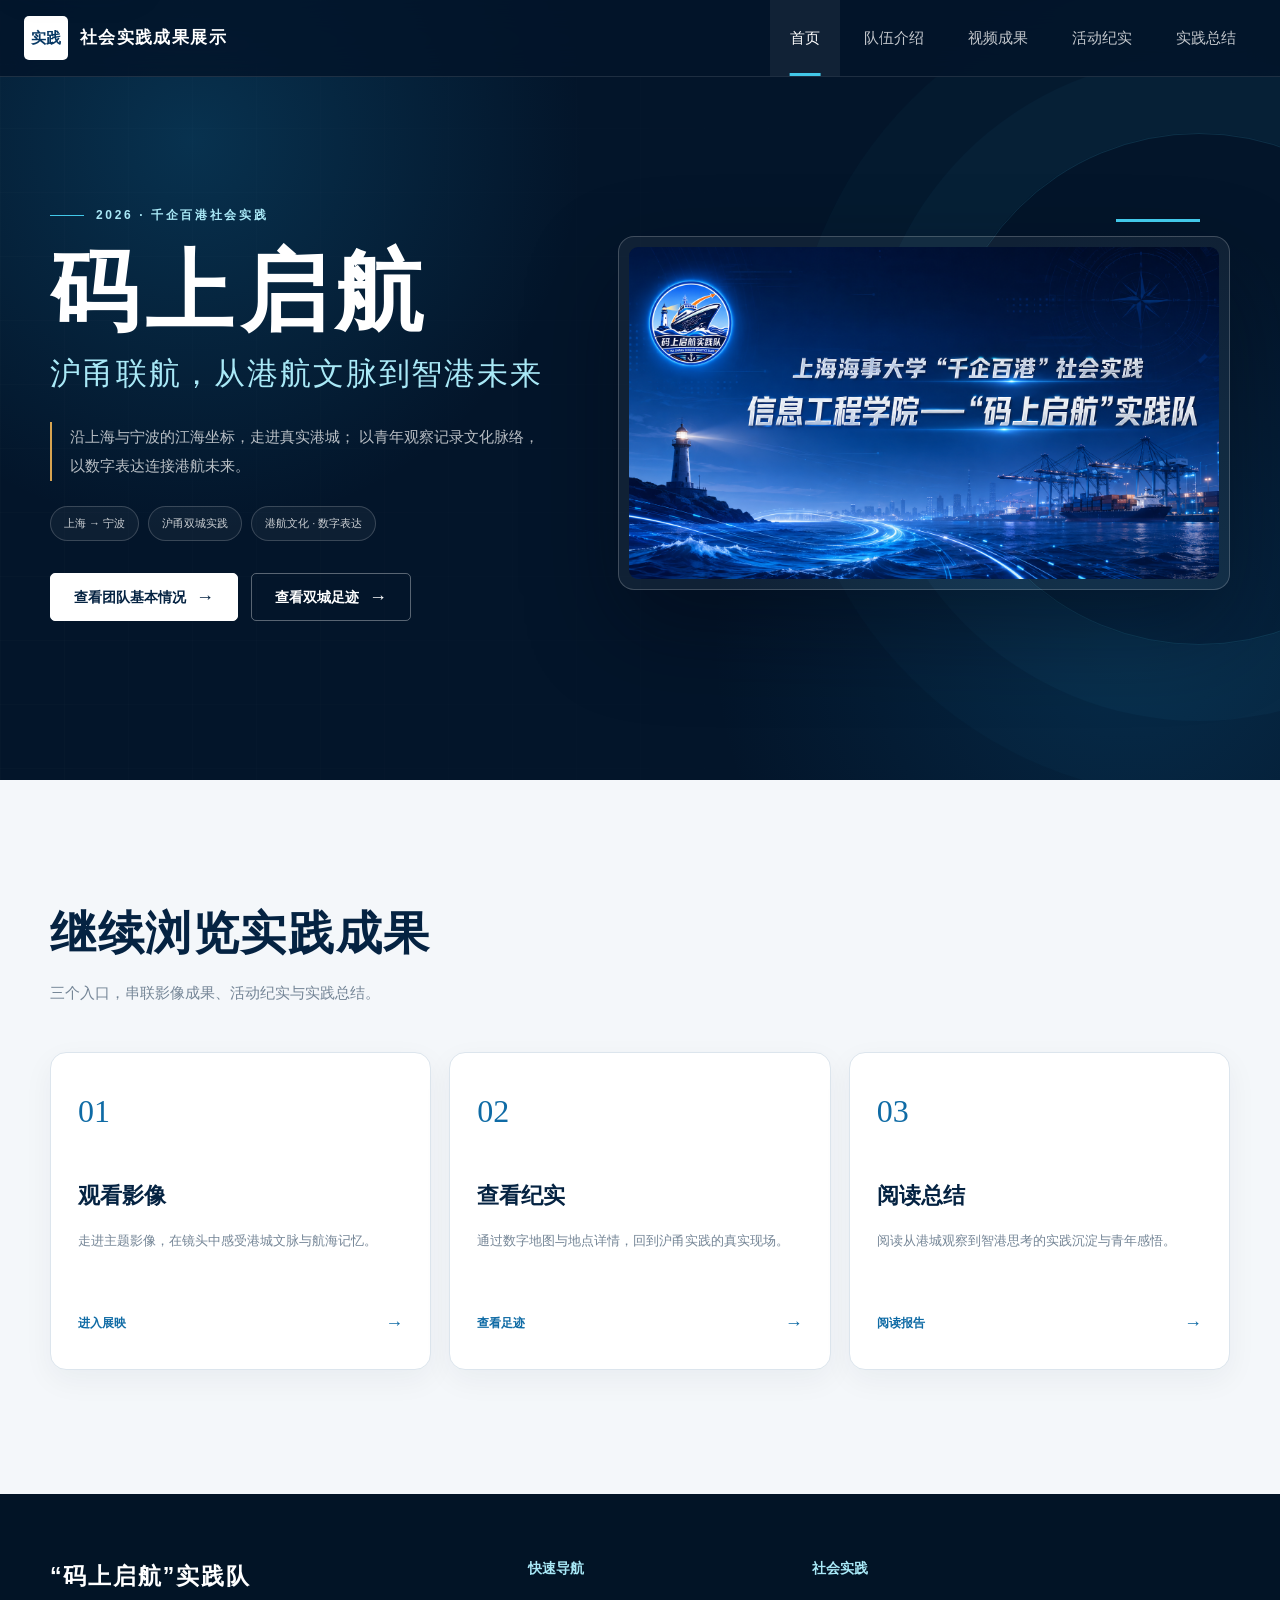
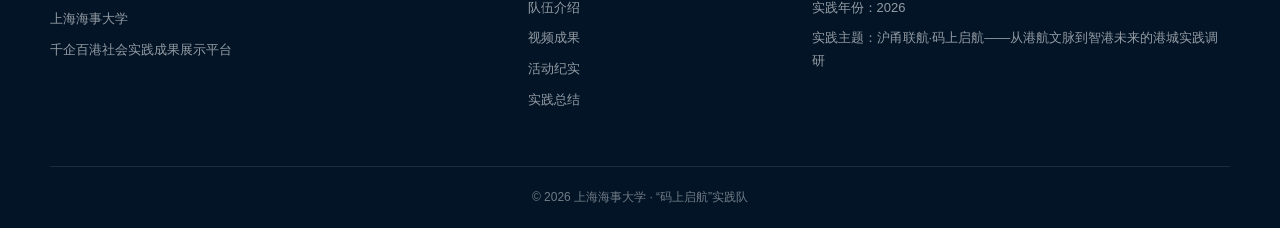
<file: index.html>
<!DOCTYPE html>
<html lang="zh-CN">
<head>
    <meta charset="UTF-8">
    <meta name="viewport" content="width=device-width, initial-scale=1.0">
    <meta
        name="description"
        content="上海海事大学“码上启航”实践队成果展示，记录上海、宁波两地港航文脉与智慧港口主题社会实践。"
    >
    <title>码上启航｜沪甬港城社会实践</title>
    <link rel="stylesheet" href="./css/site.css">
    <link rel="stylesheet" href="./css/index.css">
</head>
<body>
<a class="skip-link" href="#mainContent">跳到主要内容</a>

<header class="site-header">
    <div class="site-nav-wrap">
        <a class="site-logo" href="./index.html" aria-label="返回网站首页">
            <span class="site-logo-mark">实践</span>
            <span class="site-logo-copy">
                <strong>社会实践成果展示</strong>

            </span>
        </a>

        <nav class="site-nav" id="siteNav" aria-label="主要导航">
            <a class="site-nav-link is-active" href="./index.html" aria-current="page">首页</a>
            <a class="site-nav-link" href="./team.html">队伍介绍</a>
            <a class="site-nav-link" href="./video.html">视频成果</a>
            <a class="site-nav-link" href="./record.html">活动纪实</a>
            <a class="site-nav-link" href="./achievement.html">实践总结</a>
        </nav>

        <button
            class="site-menu-button"
            type="button"
            aria-label="打开导航菜单"
            aria-controls="siteNav"
            aria-expanded="false"
        >
            <span></span><span></span><span></span>
        </button>
    </div>
</header>

<main id="mainContent">
    <section class="home-hero" aria-labelledby="homeTitle">
        <div class="container hero-grid">
            <div class="hero-copy hero-sequence">
                <div class="hero-kicker">2026 · 千企百港社会实践</div>
                <h1 id="homeTitle">码上启航</h1>
                <p class="hero-subtitle">沪甬联航，从港航文脉到智港未来</p>
                <p class="hero-summary">
                    沿上海与宁波的江海坐标，走进真实港城；
                    以青年观察记录文化脉络，以数字表达连接港航未来。
                </p>
                <div class="hero-tags" aria-label="实践关键词">
                    <span>上海 → 宁波</span>
                    <span>沪甬双城实践</span>
                    <span>港航文化 · 数字表达</span>
                </div>
                <div class="hero-actions">
                    <a class="button is-light" href="./team.html">
                        查看团队基本情况 <span class="button-arrow" aria-hidden="true">→</span>
                    </a>
                    <a class="button is-ghost-light" href="./record.html">
                        查看双城足迹 <span class="button-arrow" aria-hidden="true">→</span>
                    </a>
                </div>
            </div>

            <div class="hero-visual" data-parallax aria-label="码上启航实践队主题视觉">
                <div class="hero-image-frame">
                    <img
                        src="./images/video/video-cover.png"
                        alt="上海海事大学“码上启航”实践队主题封面"
                    >
                </div>
            </div>
        </div>
    </section>

    <section class="explore-section" id="explore" aria-labelledby="exploreTitle">
        <div class="container">
            <div class="section-heading" data-reveal="up">

                <h2 id="exploreTitle">继续浏览实践成果</h2>
                <p>三个入口，串联影像成果、活动纪实与实践总结。</p>
            </div>

            <div class="portal-grid stagger" data-reveal="up">
                <a class="portal-card" href="./video.html">
                    <div class="portal-top"><span>01</span></div>
                    <h3>观看影像</h3>
                    <p>走进主题影像，在镜头中感受港城文脉与航海记忆。</p>
                    <span class="portal-link">进入展映 <b aria-hidden="true">→</b></span>
                </a>

                <a class="portal-card" href="./record.html">
                    <div class="portal-top"><span>02</span></div>
                    <h3>查看纪实</h3>
                    <p>通过数字地图与地点详情，回到沪甬实践的真实现场。</p>
                    <span class="portal-link">查看足迹 <b aria-hidden="true">→</b></span>
                </a>

                <a class="portal-card" href="./achievement.html">
                    <div class="portal-top"><span>03</span></div>
                    <h3>阅读总结</h3>
                    <p>阅读从港城观察到智港思考的实践沉淀与青年感悟。</p>
                    <span class="portal-link">阅读报告 <b aria-hidden="true">→</b></span>
                </a>
            </div>
        </div>
    </section>
</main>

<footer class="site-footer">
    <div class="container">
        <div class="site-footer-grid">
            <div>
                <h3>“码上启航”实践队</h3>
                <p>上海海事大学</p>
                <p>千企百港社会实践成果展示平台</p>
            </div>
            <div class="site-footer-links">
                <h4>快速导航</h4>
                <a href="./team.html">队伍介绍</a>
                <a href="./video.html">视频成果</a>
                <a href="./record.html">活动纪实</a>
                <a href="./achievement.html">实践总结</a>
            </div>
            <div>
                <h4>社会实践</h4>
                <p>实践年份：2026</p>
                <p>实践主题：沪甬联航·码上启航——从港航文脉到智港未来的港城实践调研</p>
            </div>
        </div>
        <div class="site-copyright"><p>© 2026 上海海事大学 · “码上启航”实践队 </p></div>
    </div>
</footer>

<script src="./js/site.js"></script>
</body>
</html>
</file>
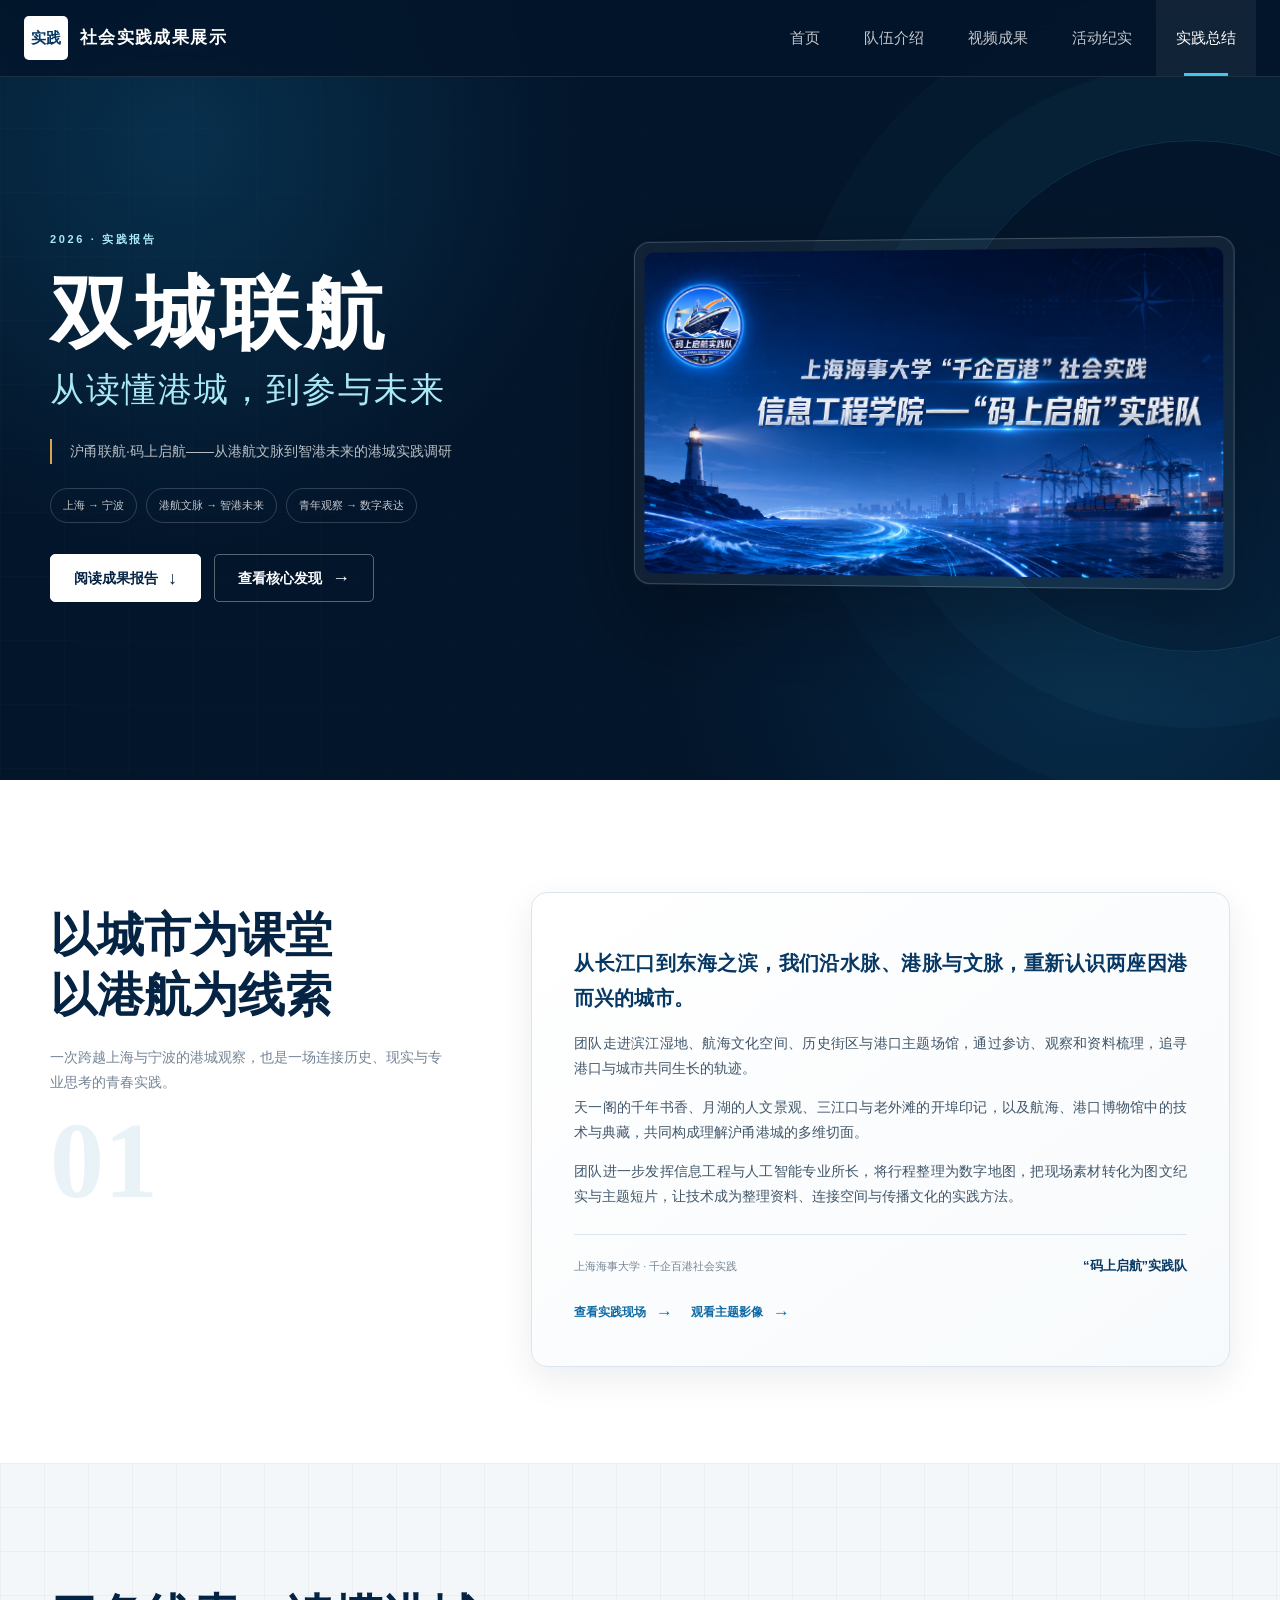
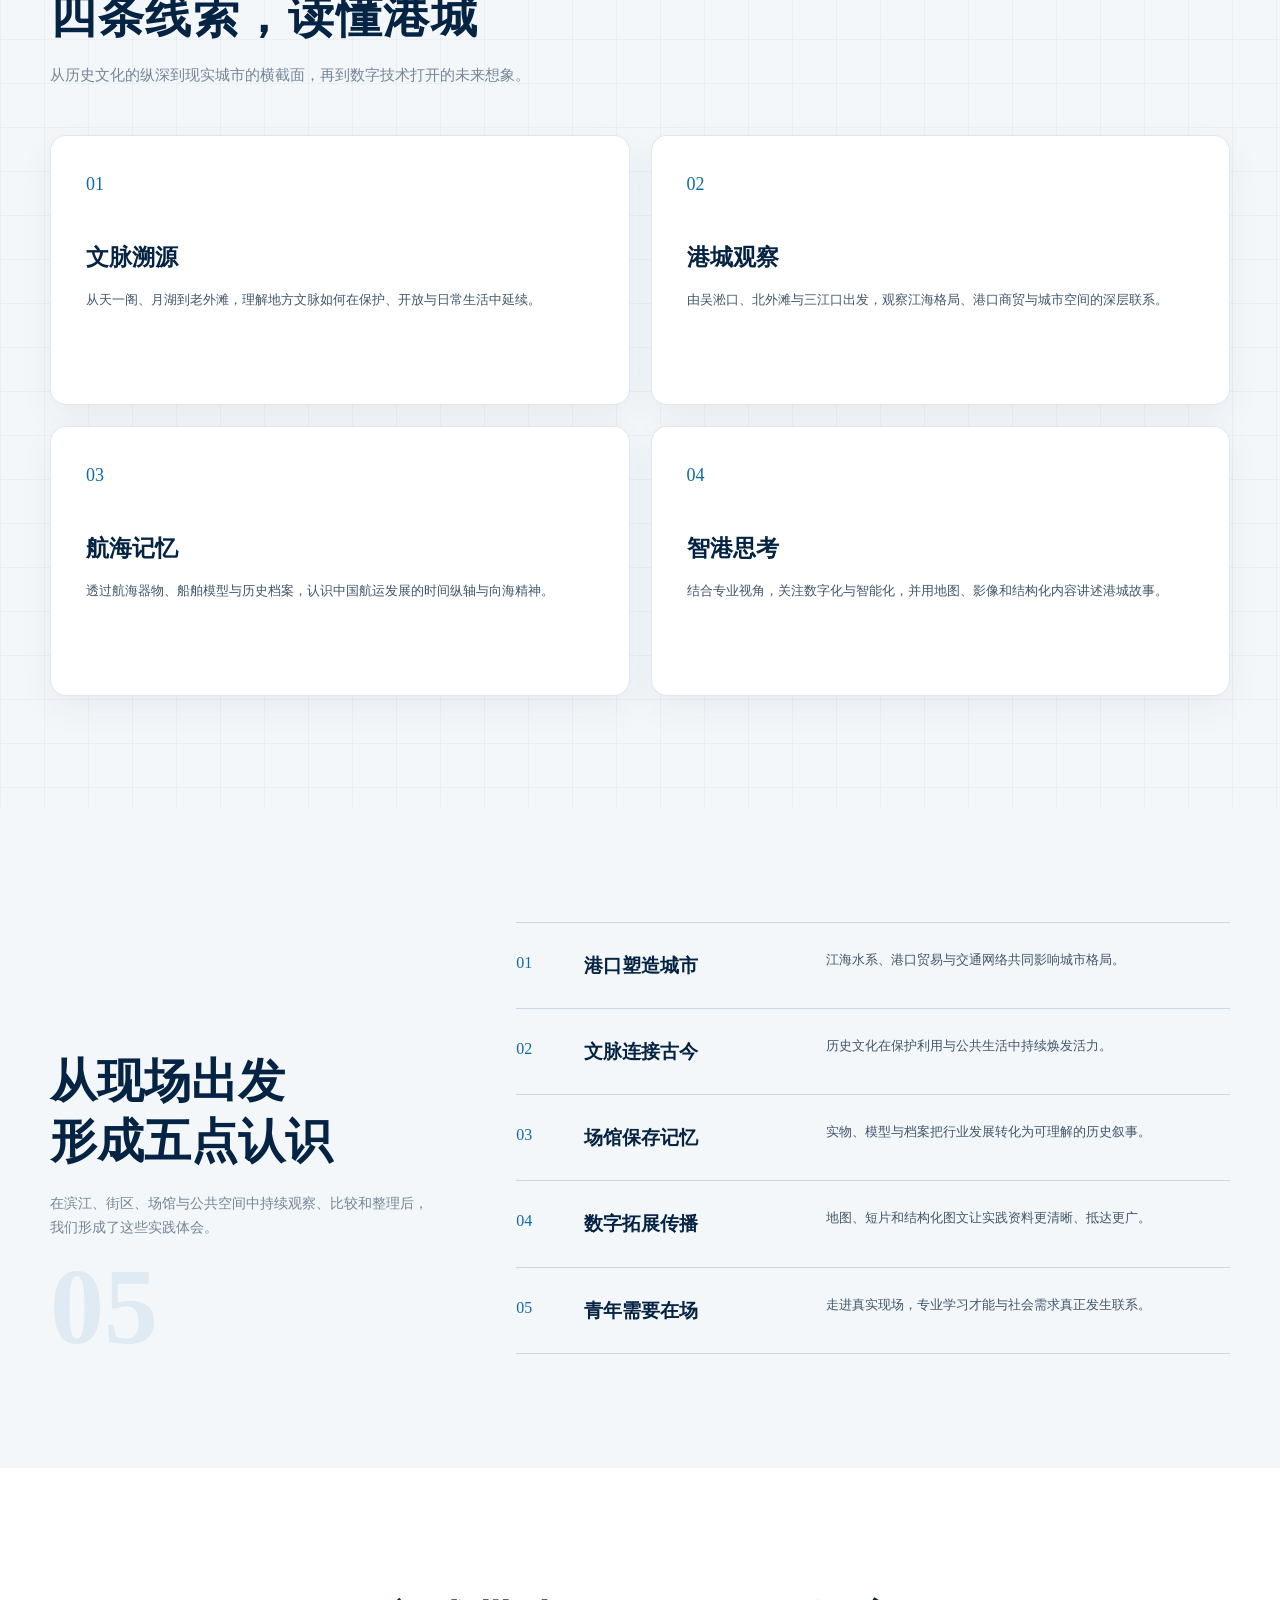
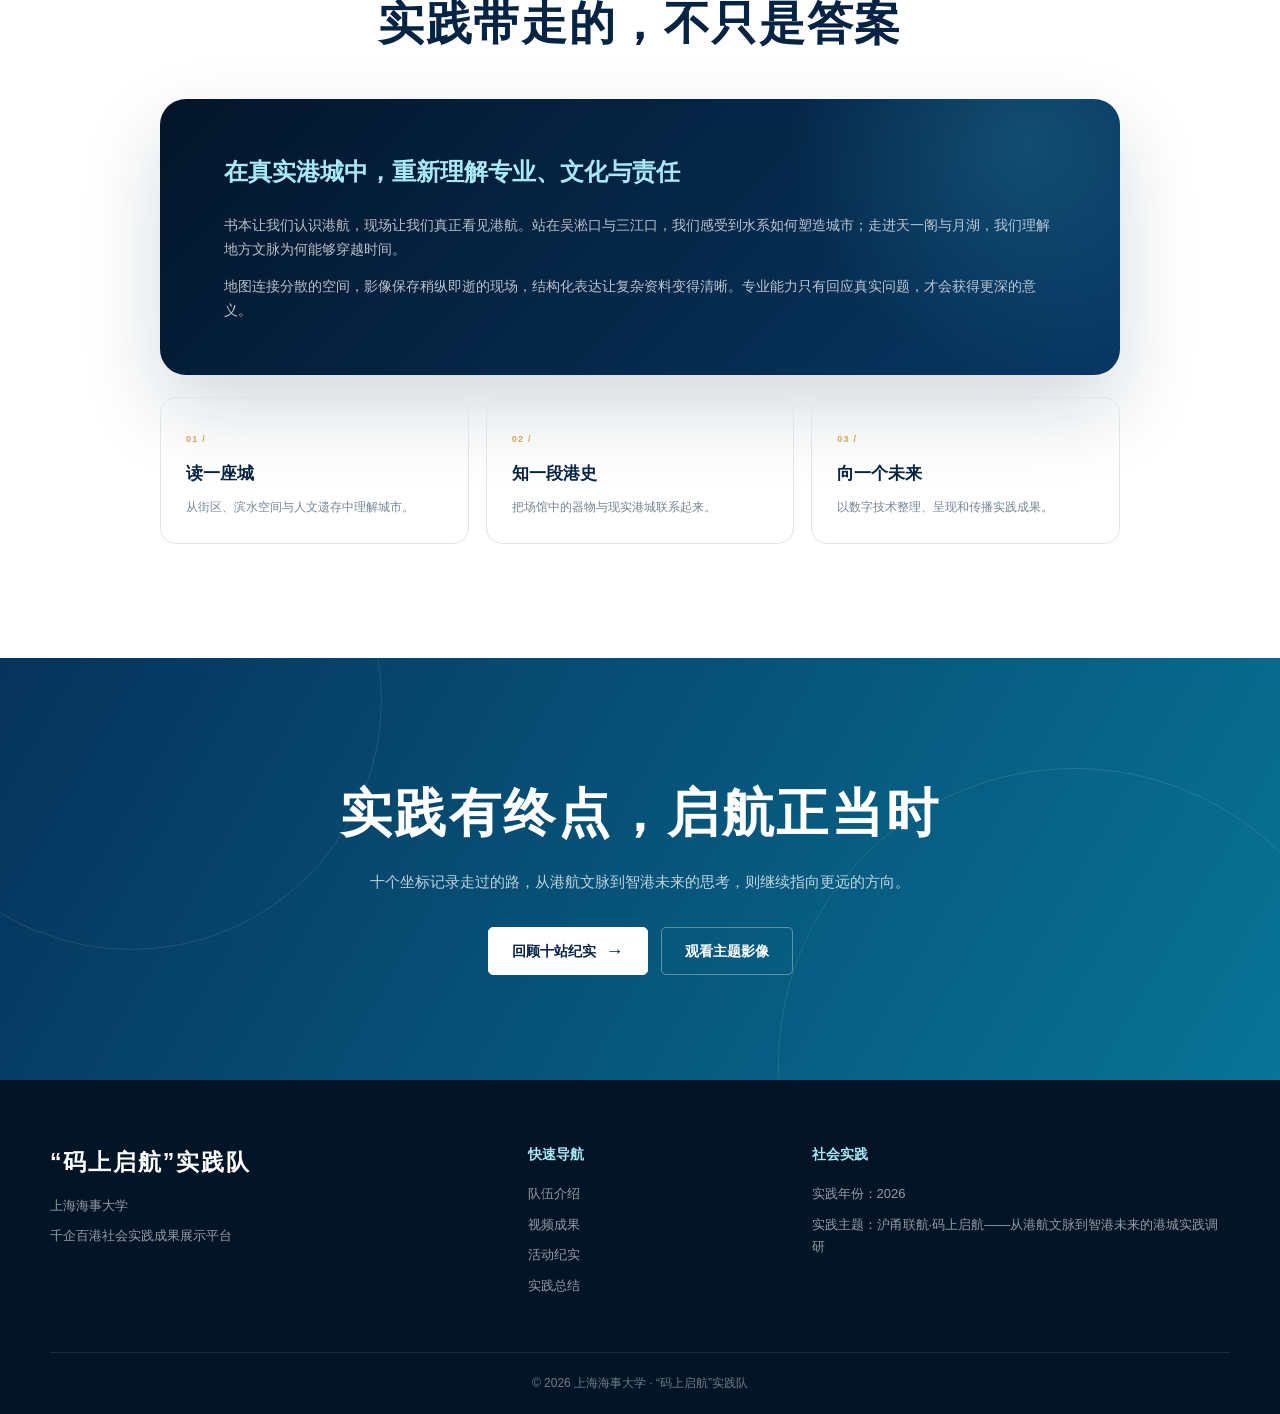
<file: achievement.html>
<!DOCTYPE html>
<html lang="zh-CN">
<head>
    <meta charset="UTF-8">
    <meta name="viewport" content="width=device-width, initial-scale=1.0">
    <meta
        name="description"
        content="上海海事大学“码上启航”实践队成果总结，呈现沪甬港航文脉调研、双城足迹与青年实践思考。"
    >
    <title>实践总结｜从读懂港城到参与未来</title>
    <link rel="stylesheet" href="./css/site.css">
    <link rel="stylesheet" href="./css/achievement.css">
</head>
<body>
<a class="skip-link" href="#mainContent">跳到主要内容</a>

<header class="site-header">
    <div class="site-nav-wrap">
        <a class="site-logo" href="./index.html" aria-label="返回网站首页">
            <span class="site-logo-mark">实践</span>
            <span class="site-logo-copy"><strong>社会实践成果展示</strong></span>
        </a>
        <nav class="site-nav" id="siteNav" aria-label="主要导航">
            <a class="site-nav-link" href="./index.html">首页</a>
            <a class="site-nav-link" href="./team.html">队伍介绍</a>
            <a class="site-nav-link" href="./video.html">视频成果</a>
            <a class="site-nav-link" href="./record.html">活动纪实</a>
            <a class="site-nav-link is-active" href="./achievement.html" aria-current="page">实践总结</a>
        </nav>
        <button class="site-menu-button" type="button" aria-label="打开导航菜单" aria-controls="siteNav" aria-expanded="false"><span></span><span></span><span></span></button>
    </div>
</header>

<main id="mainContent">
    <section class="report-hero" aria-labelledby="reportTitle">
        <div class="container report-hero-grid">
            <div class="report-hero-copy hero-sequence">
                <span class="report-kicker">2026 · 实践报告</span>
                <h1 id="reportTitle">双城联航</h1>
                <p class="report-subtitle">从读懂港城，到参与未来</p>
                <p class="report-theme">沪甬联航·码上启航——从港航文脉到智港未来的港城实践调研</p>
                <div class="report-tags"><span>上海 → 宁波</span><span>港航文脉 → 智港未来</span><span>青年观察 → 数字表达</span></div>
                <div class="report-actions">
                    <a class="button is-light" href="#overview">阅读成果报告 <span class="button-arrow" aria-hidden="true">↓</span></a>
                    <a class="button is-ghost-light" href="#findings">查看核心发现 <span class="button-arrow" aria-hidden="true">→</span></a>
                </div>
            </div>

            <div class="report-visual" data-parallax>
                <div class="report-frame"><img src="./images/video/video-cover.png" alt="“码上启航”实践队主题封面"></div>
            </div>
        </div>
    </section>

    <section class="overview-section" id="overview" aria-labelledby="overviewTitle">
        <div class="container overview-grid">
            <div class="overview-heading reveal">

                <h2 id="overviewTitle">以城市为课堂<br>以港航为线索</h2>
                <p>一次跨越上海与宁波的港城观察，也是一场连接历史、现实与专业思考的青春实践。</p>
                <span class="section-number" aria-hidden="true">01</span>
            </div>
            <article class="overview-copy reveal">
                <p class="overview-lead">从长江口到东海之滨，我们沿水脉、港脉与文脉，重新认识两座因港而兴的城市。</p>
                <p>团队走进滨江湿地、航海文化空间、历史街区与港口主题场馆，通过参访、观察和资料梳理，追寻港口与城市共同生长的轨迹。</p>
                <p>天一阁的千年书香、月湖的人文景观、三江口与老外滩的开埠印记，以及航海、港口博物馆中的技术与典藏，共同构成理解沪甬港城的多维切面。</p>
                <p>团队进一步发挥信息工程与人工智能专业所长，将行程整理为数字地图，把现场素材转化为图文纪实与主题短片，让技术成为整理资料、连接空间与传播文化的实践方法。</p>
                <div class="overview-signature"><span>上海海事大学 · 千企百港社会实践</span><strong>“码上启航”实践队</strong></div>
                <nav class="overview-links" aria-label="继续浏览实践成果">
                    <a href="./record.html">查看实践现场 <span aria-hidden="true">→</span></a>
                    <a href="./video.html">观看主题影像 <span aria-hidden="true">→</span></a>
                </nav>
            </article>
        </div>
    </section>

    <section class="dimensions-section" aria-labelledby="dimensionsTitle">
        <div class="container">
            <div class="section-heading reveal">

                <h2 id="dimensionsTitle">四条线索，读懂港城</h2>
                <p>从历史文化的纵深到现实城市的横截面，再到数字技术打开的未来想象。</p>
            </div>
            <div class="dimension-grid stagger" data-reveal="up">
                <article class="dimension-card"><div><span>01</span></div><h3>文脉溯源</h3><p>从天一阁、月湖到老外滩，理解地方文脉如何在保护、开放与日常生活中延续。</p></article>
                <article class="dimension-card"><div><span>02</span></div><h3>港城观察</h3><p>由吴淞口、北外滩与三江口出发，观察江海格局、港口商贸与城市空间的深层联系。</p></article>
                <article class="dimension-card"><div><span>03</span></div><h3>航海记忆</h3><p>透过航海器物、船舶模型与历史档案，认识中国航运发展的时间纵轴与向海精神。</p></article>
                <article class="dimension-card"><div><span>04</span></div><h3>智港思考</h3><p>结合专业视角，关注数字化与智能化，并用地图、影像和结构化内容讲述港城故事。</p></article>
            </div>
        </div>
    </section>

    <section class="findings-section" id="findings" aria-labelledby="findingsTitle">
        <div class="container findings-grid">
            <div class="findings-heading reveal">

                <h2 id="findingsTitle">从现场出发<br>形成五点认识</h2>
                <p>在滨江、街区、场馆与公共空间中持续观察、比较和整理后，我们形成了这些实践体会。</p>
                <span class="section-number" aria-hidden="true">05</span>
            </div>
            <div class="finding-list stagger" data-reveal="right">
                <article><span>01</span><h3>港口塑造城市</h3><p>江海水系、港口贸易与交通网络共同影响城市格局。</p></article>
                <article><span>02</span><h3>文脉连接古今</h3><p>历史文化在保护利用与公共生活中持续焕发活力。</p></article>
                <article><span>03</span><h3>场馆保存记忆</h3><p>实物、模型与档案把行业发展转化为可理解的历史叙事。</p></article>
                <article><span>04</span><h3>数字拓展传播</h3><p>地图、短片和结构化图文让实践资料更清晰、抵达更广。</p></article>
                <article><span>05</span><h3>青年需要在场</h3><p>走进真实现场，专业学习才能与社会需求真正发生联系。</p></article>
            </div>
        </div>
    </section>

    <section class="reflection-section" aria-labelledby="reflectionTitle">
        <div class="container">
            <div class="section-heading is-centered reveal"><h2 id="reflectionTitle">实践带走的，不只是答案</h2></div>
            <article class="reflection-quote reveal">
                <h3>在真实港城中，重新理解专业、文化与责任</h3>
                <p>书本让我们认识港航，现场让我们真正看见港航。站在吴淞口与三江口，我们感受到水系如何塑造城市；走进天一阁与月湖，我们理解地方文脉为何能够穿越时间。</p>
                <p>地图连接分散的空间，影像保存稍纵即逝的现场，结构化表达让复杂资料变得清晰。专业能力只有回应真实问题，才会获得更深的意义。</p>
            </article>
            <div class="reflection-grid stagger">
                <article><span>01 /</span><h4>读一座城</h4><p>从街区、滨水空间与人文遗存中理解城市。</p></article>
                <article><span>02 /</span><h4>知一段港史</h4><p>把场馆中的器物与现实港城联系起来。</p></article>
                <article><span>03 /</span><h4>向一个未来</h4><p>以数字技术整理、呈现和传播实践成果。</p></article>
            </div>
        </div>
    </section>

    <section class="site-cta" aria-labelledby="reportCtaTitle">
        <div class="container site-cta-inner reveal">

            <h2 id="reportCtaTitle">实践有终点，启航正当时</h2>
            <p>十个坐标记录走过的路，从港航文脉到智港未来的思考，则继续指向更远的方向。</p>
            <div class="site-cta-actions">
                <a class="button is-light" href="./record.html">回顾十站纪实 <span class="button-arrow" aria-hidden="true">→</span></a>
                <a class="button is-ghost-light" href="./video.html">观看主题影像</a>
            </div>
        </div>
    </section>
</main>

<footer class="site-footer">
    <div class="container">
        <div class="site-footer-grid">
            <div><h3>“码上启航”实践队</h3><p>上海海事大学</p><p>千企百港社会实践成果展示平台</p></div>
            <div class="site-footer-links"><h4>快速导航</h4><a href="./team.html">队伍介绍</a><a href="./video.html">视频成果</a><a href="./record.html">活动纪实</a><a href="./achievement.html">实践总结</a></div>
            <div><h4>社会实践</h4><p>实践年份：2026</p><p>实践主题：沪甬联航·码上启航——从港航文脉到智港未来的港城实践调研</p></div>
        </div>
        <div class="site-copyright"><p>© 2026 上海海事大学 · “码上启航”实践队</p></div>
    </div>
</footer>

<script src="./js/site.js"></script>
</body>
</html>
</file>
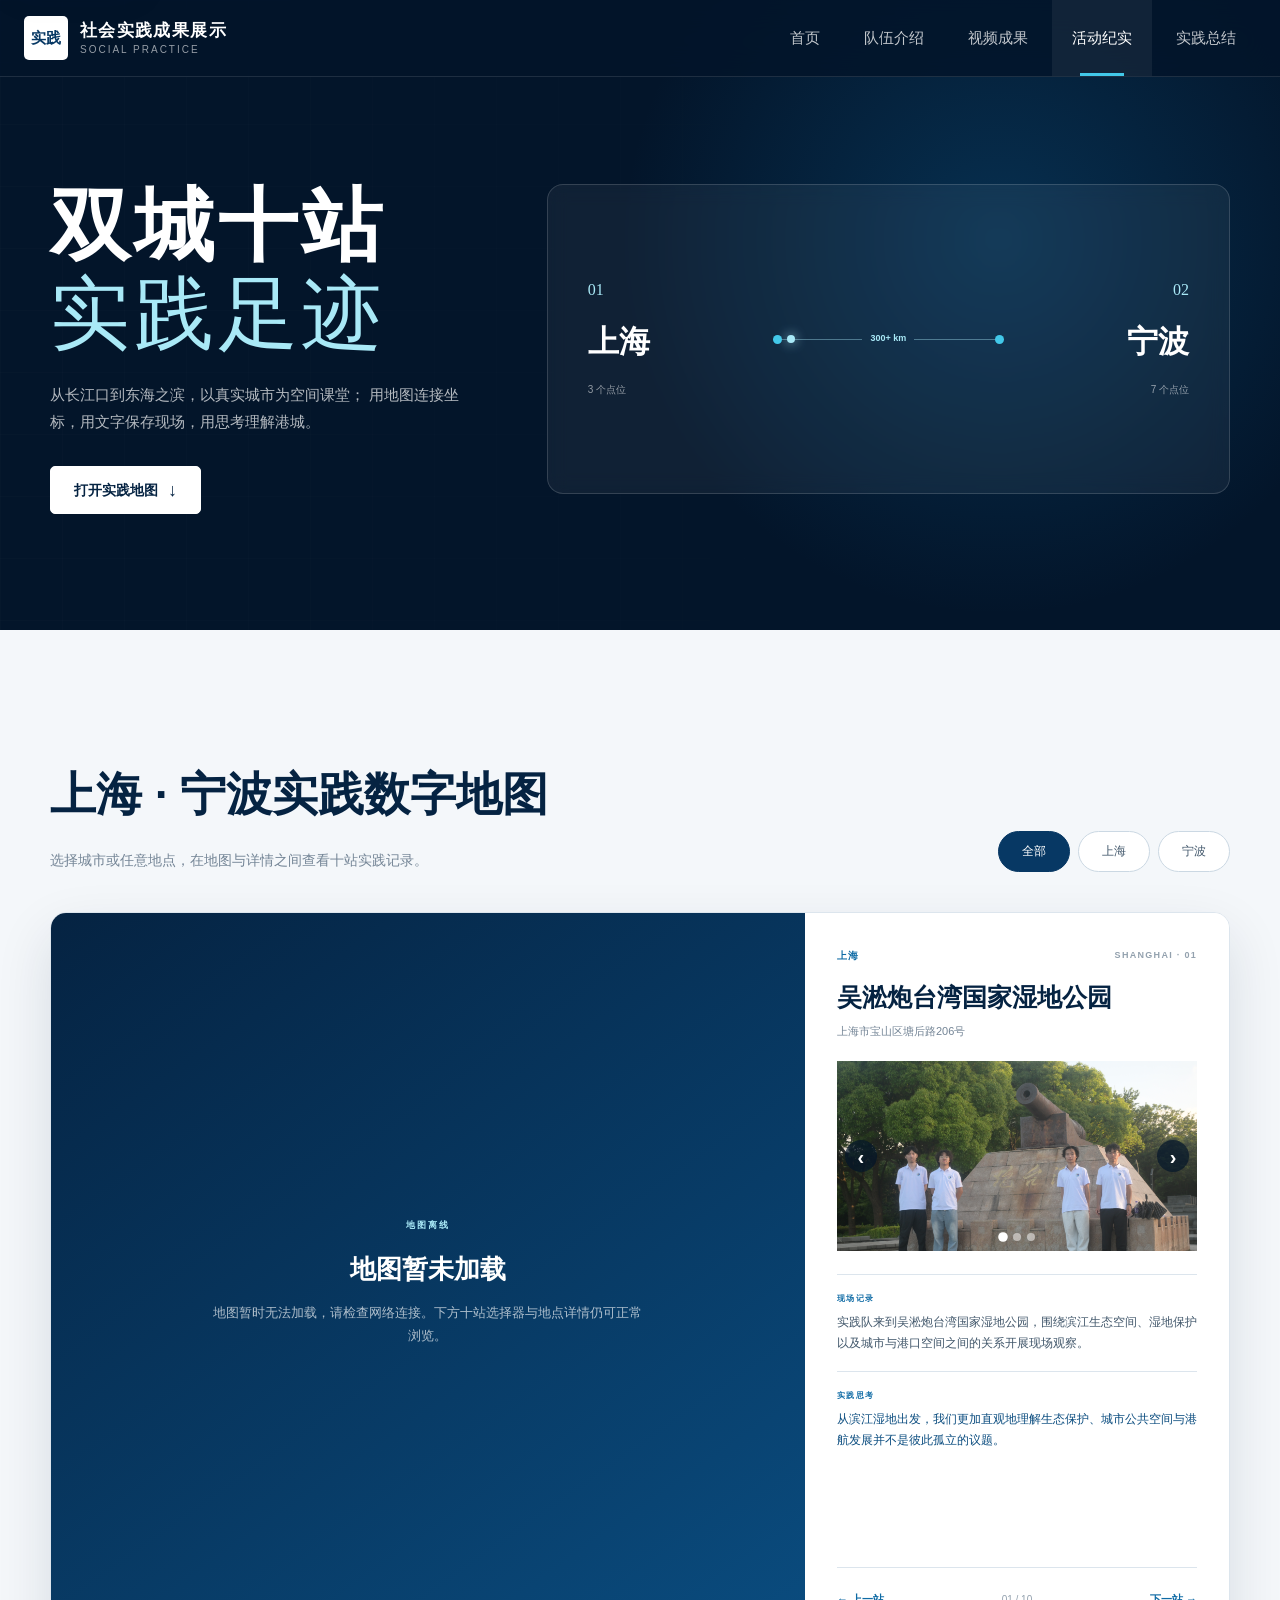
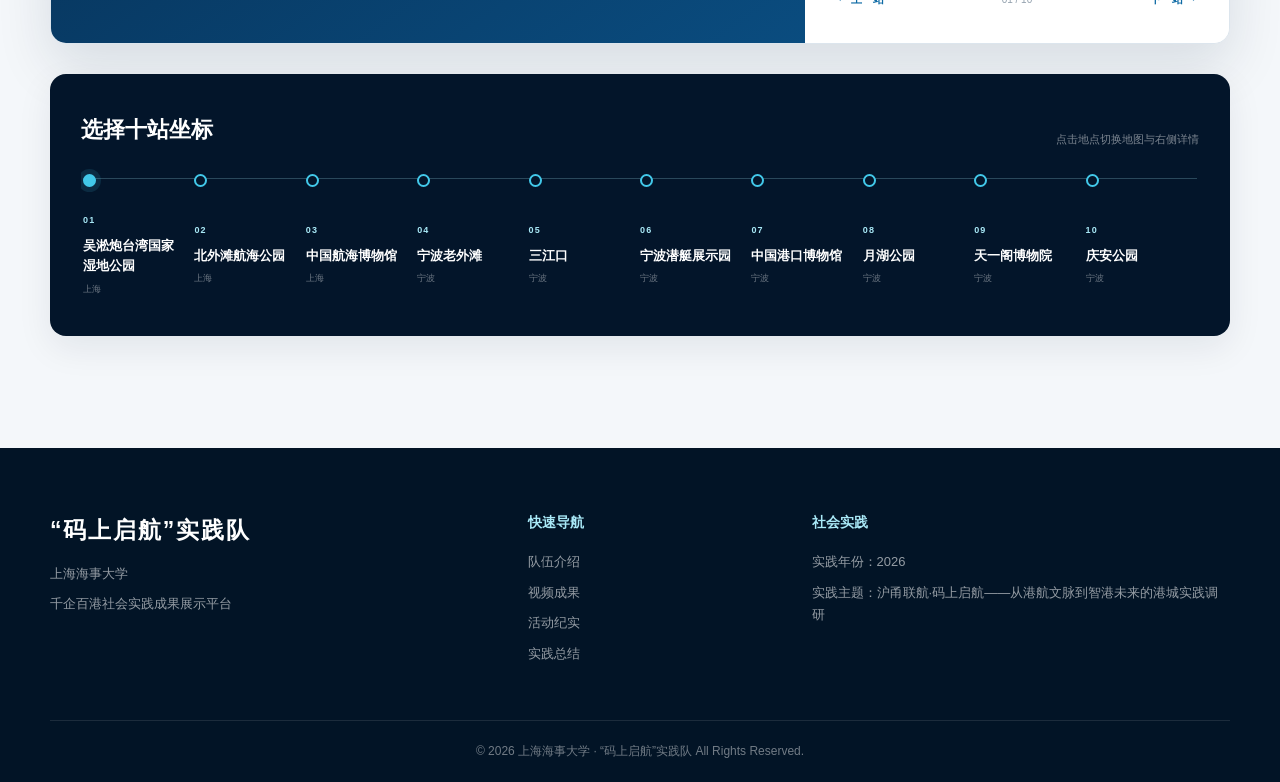
<file: record.html>
<!DOCTYPE html>
<html lang="zh-CN">
<head>
    <meta charset="UTF-8">
    <meta name="viewport" content="width=device-width, initial-scale=1.0">
    <meta
        name="description"
        content="“码上启航”实践队上海、宁波十站活动纪实，通过互动地图、时间线和图文记录呈现港城实践足迹。"
    >
    <title>活动纪实｜沪甬双城十站足迹</title>
    <link rel="stylesheet" href="./css/site.css">
    <link rel="stylesheet" href="./css/record.css">

    <script>
        window._AMapSecurityConfig = {
            securityJsCode: "4fb43bad2ec967a5b6716a4398c12650"
        };
    </script>
    <script src="https://webapi.amap.com/loader.js"></script>
</head>
<body>
<a class="skip-link" href="#mainContent">跳到主要内容</a>

<header class="site-header">
    <div class="site-nav-wrap">
        <a class="site-logo" href="./index.html" aria-label="返回网站首页">
            <span class="site-logo-mark">实践</span>
            <span class="site-logo-copy"><strong>社会实践成果展示</strong><span>Social Practice</span></span>
        </a>
        <nav class="site-nav" id="siteNav" aria-label="主要导航">
            <a class="site-nav-link" href="./index.html">首页</a>
            <a class="site-nav-link" href="./team.html">队伍介绍</a>
            <a class="site-nav-link" href="./video.html">视频成果</a>
            <a class="site-nav-link is-active" href="./record.html" aria-current="page">活动纪实</a>
            <a class="site-nav-link" href="./achievement.html">实践总结</a>
        </nav>
        <button class="site-menu-button" type="button" aria-label="打开导航菜单" aria-controls="siteNav" aria-expanded="false"><span></span><span></span><span></span></button>
    </div>
</header>

<main id="mainContent">
    <section class="journal-hero" aria-labelledby="journalTitle">
        <div class="container journal-hero-grid">
            <div class="journal-hero-copy hero-sequence">

                <h1 id="journalTitle">双城十站<br><em>实践足迹</em></h1>
                <p>
                    从长江口到东海之滨，以真实城市为空间课堂；
                    用地图连接坐标，用文字保存现场，用思考理解港城。
                </p>
                <a class="button is-light" href="#mapSection">打开实践地图 <span class="button-arrow" aria-hidden="true">↓</span></a>
            </div>
            <div class="journal-route" aria-label="上海至宁波实践路线" data-reveal="scale">
                <div class="journal-city"><span>01</span><strong>上海</strong><small>3 个点位</small></div>
                <div class="journal-line"><i></i><b>300+ km</b><i></i></div>
                <div class="journal-city is-right"><span>02</span><strong>宁波</strong><small>7 个点位</small></div>
            </div>
        </div>
    </section>

    <section class="map-section" id="mapSection" aria-labelledby="mapTitle">
        <div class="container">
            <div class="map-heading reveal">
                <div>

                    <h2 id="mapTitle">上海 · 宁波实践数字地图</h2>
                    <p>选择城市或任意地点，在地图与详情之间查看十站实践记录。</p>
                </div>
                <div class="filter-bar" role="group" aria-label="按城市筛选实践点位">
                    <button class="filter-button is-active" type="button" data-filter="全部" aria-pressed="true">全部</button>
                    <button class="filter-button" type="button" data-filter="上海" aria-pressed="false">上海</button>
                    <button class="filter-button" type="button" data-filter="宁波" aria-pressed="false">宁波</button>
                </div>
            </div>

            <div class="map-layout" data-reveal="scale">
                <div class="map-area">
                    <div id="practiceMap" aria-label="上海至宁波十站实践互动地图"></div>
                    <div class="map-badge"><span>实践路线</span><strong>上海 → 宁波</strong><small>选择蓝色编号查看地点</small></div>
                    <div class="map-error" id="mapError" role="status">
                        <div><span>地图离线</span><h3>地图暂未加载</h3><p id="mapErrorText">请检查网络连接。下方十站选择器与地点详情仍可正常浏览。</p></div>
                    </div>
                </div>

                <aside class="detail-panel" aria-live="polite">
                    <div class="detail-topline"><span id="detailCity">上海</span><b id="detailIndex">SHANGHAI · 01</b></div>
                    <h3 id="detailTitle">吴淞炮台湾国家湿地公园</h3>
                    <p class="detail-address" id="detailAddress">上海市宝山区塘后路206号</p>
                    <div class="place-visual" id="detailVisual" aria-label="地点现场照片待补充"></div>
                    <div class="detail-block"><span>现场记录</span><p id="detailDescription"></p></div>
                    <div class="detail-block is-reflection"><span>实践思考</span><p id="detailReflection"></p></div>
                    <div class="detail-navigation">
                        <button id="prevStop" type="button">← 上一站</button>
                        <span id="detailCount">01 / 10</span>
                        <button id="nextStop" type="button">下一站 →</button>
                    </div>
                </aside>
            </div>

            <div class="embedded-timeline" aria-labelledby="timelineTitle" data-reveal="up">
                <div class="embedded-timeline-heading">
                    <div>

                        <h3 id="timelineTitle">选择十站坐标</h3>
                    </div>
                    <p>点击地点切换地图与右侧详情</p>
                </div>
                <div class="timeline" id="timeline"></div>
            </div>
        </div>
    </section>
</main>

<footer class="site-footer">
    <div class="container">
        <div class="site-footer-grid">
            <div><h3>“码上启航”实践队</h3><p>上海海事大学</p><p>千企百港社会实践成果展示平台</p></div>
            <div class="site-footer-links"><h4>快速导航</h4><a href="./team.html">队伍介绍</a><a href="./video.html">视频成果</a><a href="./record.html">活动纪实</a><a href="./achievement.html">实践总结</a></div>
            <div><h4>社会实践</h4><p>实践年份：2026</p><p>实践主题：沪甬联航·码上启航——从港航文脉到智港未来的港城实践调研</p></div>
        </div>
        <div class="site-copyright"><p>© 2026 上海海事大学 · “码上启航”实践队 All Rights Reserved.</p></div>
    </div>
</footer>

<script src="./js/site.js"></script>
<script src="./js/record.js"></script>
</body>
</html>
</file>
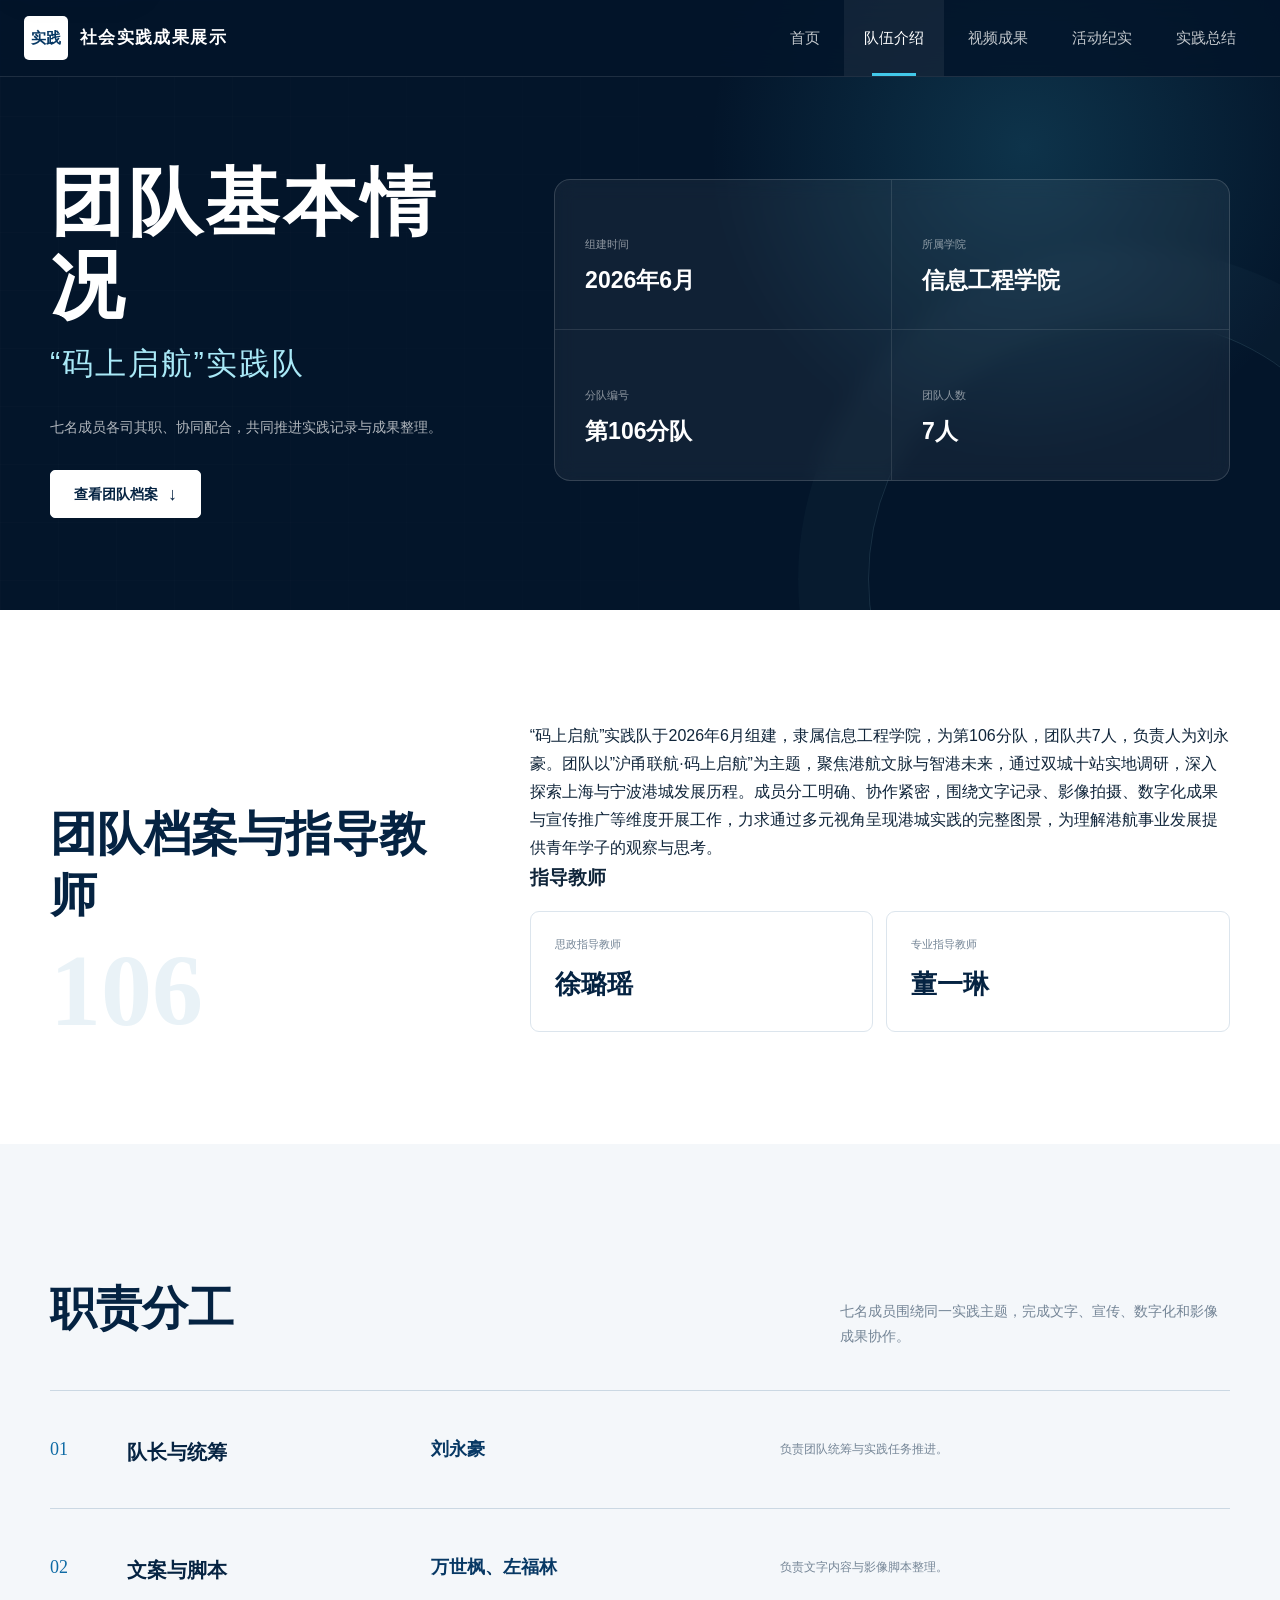
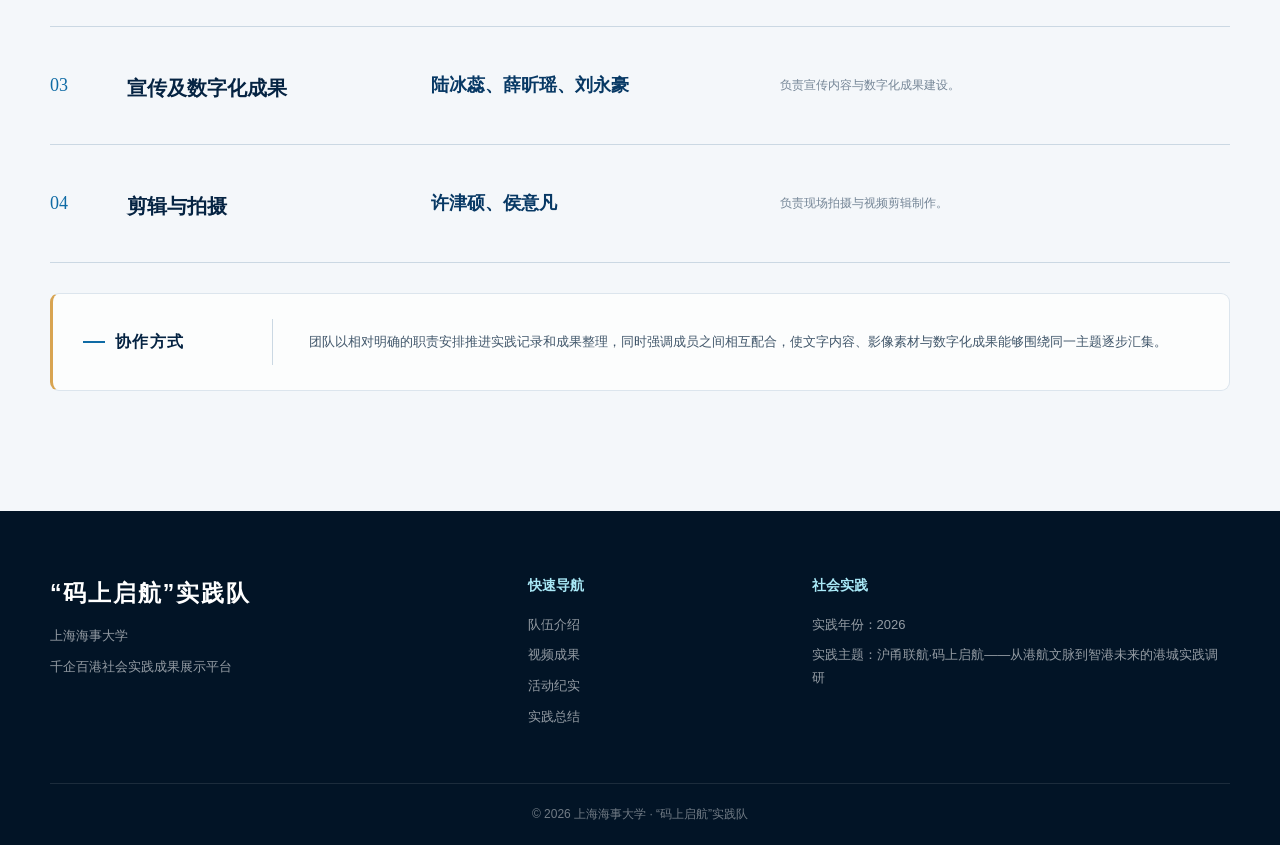
<file: team.html>
<!DOCTYPE html>
<html lang="zh-CN">
<head>
    <meta charset="UTF-8">
    <meta name="viewport" content="width=device-width, initial-scale=1.0">
    <meta
        name="description"
        content="“码上启航”实践队基本情况，介绍信息工程学院第106分队的组建信息、指导教师与七人职责分工。"
    >
    <title>团队基本情况｜“码上启航”实践队</title>
    <link rel="stylesheet" href="./css/site.css">
    <link rel="stylesheet" href="./css/team.css">
</head>
<body>
<a class="skip-link" href="#mainContent">跳到主要内容</a>

<header class="site-header">
    <div class="site-nav-wrap">
        <a class="site-logo" href="./index.html" aria-label="返回网站首页">
            <span class="site-logo-mark">实践</span>
            <span class="site-logo-copy">
                <strong>社会实践成果展示</strong>

            </span>
        </a>

        <nav class="site-nav" id="siteNav" aria-label="主要导航">
            <a class="site-nav-link" href="./index.html">首页</a>
            <a class="site-nav-link is-active" href="./team.html" aria-current="page">队伍介绍</a>
            <a class="site-nav-link" href="./video.html">视频成果</a>
            <a class="site-nav-link" href="./record.html">活动纪实</a>
            <a class="site-nav-link" href="./achievement.html">实践总结</a>
        </nav>

        <button
            class="site-menu-button"
            type="button"
            aria-label="打开导航菜单"
            aria-controls="siteNav"
            aria-expanded="false"
        ><span></span><span></span><span></span></button>
    </div>
</header>

<main id="mainContent">
    <section class="profile-hero" aria-labelledby="teamTitle">
        <div class="container profile-hero-grid">
            <div class="profile-hero-copy hero-sequence">
    
                <h1 id="teamTitle">团队基本情况</h1>
                <p class="profile-name">“码上启航”实践队</p>
                <p class="profile-summary">
                    七名成员各司其职、协同配合，共同推进实践记录与成果整理。
                </p>
                <a class="button is-light" href="#profile">查看团队档案 <span class="button-arrow" aria-hidden="true">↓</span></a>
            </div>

            <dl class="profile-facts" aria-label="团队基本资料" data-reveal="scale">
                <div>
                    <dt>组建时间</dt>
                    <dd>2026年6月</dd>
                  
                </div>
                <div>
                    <dt>所属学院</dt>
                    <dd>信息工程学院</dd>
              
                </div>
                <div>
                    <dt>分队编号</dt>
                    <dd>第106分队</dd>
  
                </div>
                <div>
                    <dt>团队人数</dt>
                    <dd>7人</dd>

                </div>
            </dl>
        </div>
    </section>

    <section class="profile-section" id="profile" aria-labelledby="profileTitle">
        <div class="container profile-layout">
            <div class="profile-heading" data-reveal="left">
                <h2 id="profileTitle">团队档案与指导教师</h2>
                <span class="profile-index" aria-hidden="true">106</span>
            </div>

            <div class=”profile-content” data-reveal=”right”>
                <p class=”profile-lead”>
                    “码上启航”实践队于2026年6月组建，隶属信息工程学院，为第106分队，团队共7人，负责人为刘永豪。团队以”沪甬联航·码上启航”为主题，聚焦港航文脉与智港未来，通过双城十站实地调研，深入探索上海与宁波港城发展历程。成员分工明确、协作紧密，围绕文字记录、影像拍摄、数字化成果与宣传推广等维度开展工作，力求通过多元视角呈现港城实践的完整图景，为理解港航事业发展提供青年学子的观察与思考。
                </p>

                <div class=”advisor-heading”>
             
                    <h3>指导教师</h3>
                </div>
                <dl class="advisor-grid">
                    <div>
                        <dt>思政指导教师</dt>
                        <dd>徐璐瑶</dd>
                    </div>
                    <div>
                        <dt>专业指导教师</dt>
                        <dd>董一琳</dd>
                    </div>
                </dl>
            </div>
        </div>
    </section>

    <section class="roles-section" aria-labelledby="rolesTitle">
        <div class="container">
            <div class="roles-heading" data-reveal="up">
                <div>
                  
                    <h2 id="rolesTitle">职责分工</h2>
                </div>
                <p>七名成员围绕同一实践主题，完成文字、宣传、数字化和影像成果协作。</p>
            </div>

            <ol class="role-list stagger" data-reveal="up">
                <li>
                    <span class="role-number">01</span>
                    <div class="role-name"><h3>队长与统筹</h3></div>
                    <strong>刘永豪</strong>
                    <p>负责团队统筹与实践任务推进。</p>
                </li>
                <li>
                    <span class="role-number">02</span>
                    <div class="role-name"><h3>文案与脚本</h3></div>
                    <strong>万世枫、左福林</strong>
                    <p>负责文字内容与影像脚本整理。</p>
                </li>
                <li>
                    <span class="role-number">03</span>
                    <div class="role-name"><h3>宣传及数字化成果</h3></div>
                    <strong>陆冰蕊、薛昕瑶、刘永豪</strong>
                    <p>负责宣传内容与数字化成果建设。</p>
                </li>
                <li>
                    <span class="role-number">04</span>
                    <div class="role-name"><h3>剪辑与拍摄</h3></div>
                    <strong>许津硕、侯意凡</strong>
                    <p>负责现场拍摄与视频剪辑制作。</p>
                </li>
            </ol>

            <aside class="collaboration-note" data-reveal="up">
                <div class="collaboration-note-heading">
                    <span>协作方式</span>
                
                </div>
                <p>
                    团队以相对明确的职责安排推进实践记录和成果整理，同时强调成员之间相互配合，使文字内容、影像素材与数字化成果能够围绕同一主题逐步汇集。
                </p>
            </aside>
        </div>
    </section>
</main>

<footer class="site-footer">
    <div class="container">
        <div class="site-footer-grid">
            <div><h3>“码上启航”实践队</h3><p>上海海事大学</p><p>千企百港社会实践成果展示平台</p></div>
            <div class="site-footer-links"><h4>快速导航</h4><a href="./team.html">队伍介绍</a><a href="./video.html">视频成果</a><a href="./record.html">活动纪实</a><a href="./achievement.html">实践总结</a></div>
            <div><h4>社会实践</h4><p>实践年份：2026</p><p>实践主题：沪甬联航·码上启航——从港航文脉到智港未来的港城实践调研</p></div>
        </div>
        <div class="site-copyright"><p>© 2026 上海海事大学 · “码上启航”实践队</p></div>
    </div>
</footer>

<script src="./js/site.js"></script>
</body>
</html>
</file>
<file: css/site.css>
:root {
    --navy-950: #03152a;
    --navy-900: #052342;
    --navy-850: #062c51;
    --navy-800: #073864;
    --navy-700: #0a4c7f;
    --blue-600: #0f6ba5;
    --blue-500: #1687bd;
    --cyan-400: #42c8e9;
    --cyan-200: #a9e9f7;
    --gold-500: #d8a451;
    --gold-200: #f0d8a8;
    --ink-950: #0b1e31;
    --ink-900: #10253a;
    --ink-700: #40566a;
    --ink-500: #748596;
    --ink-400: #93a1ae;
    --line: #dce5ed;
    --line-strong: #cbd8e3;
    --paper: #f4f7fa;
    --paper-blue: #edf4f8;
    --white: #ffffff;
    --shadow-sm: 0 12px 35px rgba(3, 30, 56, 0.08);
    --shadow-md: 0 22px 55px rgba(3, 30, 56, 0.12);
    --shadow-lg: 0 34px 80px rgba(3, 30, 56, 0.17);
    --radius-xs: 5px;
    --radius-sm: 9px;
    --radius-md: 16px;
    --radius-lg: 26px;
    --header-height: 76px;
}

* {
    margin: 0;
    padding: 0;
    box-sizing: border-box;
}

html {
    scroll-behavior: smooth;
}

body {
    min-width: 320px;
    color: var(--ink-900);
    background: var(--white);
    font-family:
        "Microsoft YaHei",
        "PingFang SC",
        "Noto Sans SC",
        Arial,
        sans-serif;
    line-height: 1.75;
    overflow-x: hidden;
}

.site-progress {
    position: fixed;
    top: 0;
    left: 0;
    z-index: 5001;
    width: 100%;
    height: 2px;
    background: linear-gradient(90deg, var(--cyan-400), var(--gold-500));
    transform: scaleX(0);
    transform-origin: left center;
    pointer-events: none;
    will-change: transform;
}

a {
    color: inherit;
    text-decoration: none;
}

img,
video {
    display: block;
    max-width: 100%;
}

button,
input,
textarea,
select {
    color: inherit;
    font: inherit;
}

button {
    border: 0;
}

::selection {
    color: var(--white);
    background: var(--blue-600);
}

:focus-visible {
    outline: 3px solid var(--cyan-400);
    outline-offset: 4px;
}

section[id] {
    scroll-margin-top: calc(var(--header-height) + 18px);
}

.container {
    width: min(1180px, calc(100% - 48px));
    margin: 0 auto;
}

.sr-only {
    position: absolute !important;
    width: 1px !important;
    height: 1px !important;
    padding: 0 !important;
    margin: -1px !important;
    overflow: hidden !important;
    clip: rect(0, 0, 0, 0) !important;
    white-space: nowrap !important;
    border: 0 !important;
}

.skip-link {
    position: fixed;
    top: 12px;
    left: 12px;
    z-index: 5000;
    padding: 10px 16px;
    color: var(--navy-950);
    background: var(--white);
    border-radius: var(--radius-xs);
    box-shadow: var(--shadow-sm);
    transform: translateY(-160%);
    transition: transform 0.2s ease;
}

.skip-link:focus {
    transform: translateY(0);
}

/* 统一导航 */
.site-header {
    position: fixed;
    top: 0;
    left: 0;
    z-index: 3000;
    width: 100%;
    color: var(--white);
    border-bottom: 1px solid rgba(255, 255, 255, 0.11);
    background: rgba(3, 21, 42, 0.84);
    backdrop-filter: blur(16px);
    transition: background 0.3s ease, box-shadow 0.3s ease;
}

.site-header.is-scrolled {
    background: rgba(3, 21, 42, 0.97);
    box-shadow: 0 10px 30px rgba(1, 17, 32, 0.22);
}

.site-nav-wrap {
    width: min(1280px, calc(100% - 48px));
    height: var(--header-height);
    margin: 0 auto;
    display: flex;
    align-items: center;
    justify-content: space-between;
}

.site-logo {
    display: flex;
    align-items: center;
    gap: 12px;
    color: var(--white);
}

.site-logo-mark {
    width: 44px;
    height: 44px;
    display: grid;
    place-items: center;
    color: var(--navy-800);
    background: var(--white);
    border-radius: var(--radius-xs);
    font-size: 15px;
    font-weight: 800;
}

.site-logo-copy {
    display: flex;
    flex-direction: column;
    line-height: 1.35;
}

.site-logo-copy strong {
    font-size: 17px;
    letter-spacing: 0.08em;
}

.site-logo-copy span {
    color: rgba(255, 255, 255, 0.58);
    font-size: 10px;
    letter-spacing: 0.2em;
    text-transform: uppercase;
}

.site-nav {
    height: 100%;
    display: flex;
    align-items: center;
    gap: 4px;
}

.site-nav-link {
    position: relative;
    height: 100%;
    padding: 0 20px;
    display: flex;
    align-items: center;
    color: rgba(255, 255, 255, 0.76);
    font-size: 15px;
    transition: color 0.25s ease, background 0.25s ease;
}

.site-nav-link::after {
    position: absolute;
    bottom: 0;
    left: 50%;
    width: 0;
    height: 3px;
    background: var(--cyan-400);
    content: "";
    transform: translateX(-50%);
    transition: width 0.3s ease;
}

.site-nav-link:hover,
.site-nav-link.is-active {
    color: var(--white);
    background: rgba(255, 255, 255, 0.06);
}

.site-nav-link:hover::after,
.site-nav-link.is-active::after {
    width: 44%;
}

.site-menu-button {
    width: 42px;
    height: 42px;
    display: none;
    background: transparent;
    cursor: pointer;
}

.site-menu-button span {
    width: 24px;
    height: 2px;
    margin: 5px auto;
    display: block;
    background: var(--white);
    transition: transform 0.3s ease, opacity 0.3s ease;
}

.site-menu-button[aria-expanded="true"] span:nth-child(1) {
    transform: translateY(7px) rotate(45deg);
}

.site-menu-button[aria-expanded="true"] span:nth-child(2) {
    opacity: 0;
}

.site-menu-button[aria-expanded="true"] span:nth-child(3) {
    transform: translateY(-7px) rotate(-45deg);
}

/* 通用排版 */
.eyebrow {
    display: inline-flex;
    align-items: center;
    gap: 10px;
    color: var(--blue-600);
    font-size: 12px;
    font-weight: 800;
    letter-spacing: 0.24em;
    text-transform: uppercase;
}

.eyebrow::before {
    width: 28px;
    height: 1px;
    background: currentColor;
    content: "";
}

.section-heading {
    max-width: 720px;
    margin-bottom: 46px;
}

.section-heading.is-centered {
    margin-right: auto;
    margin-left: auto;
    text-align: center;
}

.section-heading.is-centered .eyebrow::before {
    display: none;
}

.section-heading h2 {
    margin-top: 12px;
    color: var(--navy-900);
    font-size: clamp(30px, 4vw, 46px);
    line-height: 1.28;
    letter-spacing: 0.035em;
}

.section-heading p {
    margin-top: 17px;
    color: var(--ink-500);
    font-size: 15px;
}

/* 通用按钮 */
.button {
    min-height: 48px;
    padding: 0 23px;
    display: inline-flex;
    align-items: center;
    justify-content: center;
    gap: 10px;
    border: 1px solid var(--line-strong);
    border-radius: var(--radius-xs);
    background: transparent;
    font-size: 14px;
    font-weight: 700;
    cursor: pointer;
    transition: transform 0.25s ease, background 0.25s ease, color 0.25s ease, border-color 0.25s ease;
}

.button:hover {
    transform: translateY(-3px);
}

.button.is-primary {
    color: var(--white);
    border-color: var(--navy-800);
    background: var(--navy-800);
}

.button.is-primary:hover {
    background: var(--navy-700);
}

.button.is-light {
    color: var(--navy-900);
    border-color: var(--white);
    background: var(--white);
}

.button.is-ghost-light {
    color: var(--white);
    border-color: rgba(255, 255, 255, 0.34);
}

.button.is-ghost-light:hover {
    color: var(--navy-900);
    background: var(--white);
}

.button-arrow {
    font-size: 18px;
    line-height: 1;
}

/* 通用收束 */
.site-cta {
    position: relative;
    padding: 105px 0;
    overflow: hidden;
    color: var(--white);
    text-align: center;
    background: linear-gradient(120deg, #06335c, #087496);
}

.site-cta::before,
.site-cta::after {
    position: absolute;
    border: 1px solid rgba(255, 255, 255, 0.1);
    border-radius: 50%;
    content: "";
}

.site-cta::before {
    top: -210px;
    left: -120px;
    width: 500px;
    height: 500px;
}

.site-cta::after {
    right: -90px;
    bottom: -280px;
    width: 590px;
    height: 590px;
}

.site-cta-inner {
    position: relative;
    z-index: 1;
    max-width: 820px;
    margin: 0 auto;
}

.site-cta-label {
    color: var(--cyan-200);
    font-size: 11px;
    font-weight: 800;
    letter-spacing: 0.28em;
}

.site-cta h2 {
    margin: 17px 0 22px;
    font-size: clamp(32px, 5vw, 52px);
    line-height: 1.3;
    letter-spacing: 0.05em;
}

.site-cta p {
    color: rgba(255, 255, 255, 0.74);
    font-size: 15px;
}

.site-cta-actions {
    margin-top: 32px;
    display: flex;
    justify-content: center;
    flex-wrap: wrap;
    gap: 13px;
}

/* 统一页脚 */
.site-footer {
    padding-top: 62px;
    color: var(--white);
    background: #021426;
}

.site-footer-grid {
    padding-bottom: 46px;
    display: grid;
    grid-template-columns: 1.5fr 0.8fr 1.5fr;
    gap: 60px;
}

.site-footer h3 {
    margin-bottom: 12px;
    font-size: 23px;
    letter-spacing: 0.08em;
}

.site-footer h4 {
    margin-bottom: 16px;
    color: var(--cyan-200);
    font-size: 14px;
}

.site-footer p,
.site-footer a {
    margin-bottom: 8px;
    display: block;
    color: rgba(255, 255, 255, 0.58);
    font-size: 13px;
}

.site-footer-links a {
    width: max-content;
    transition: color 0.25s ease, transform 0.25s ease;
}

.site-footer-links a:hover {
    color: var(--white);
    transform: translateX(5px);
}

.site-copyright {
    padding: 20px 0;
    border-top: 1px solid rgba(255, 255, 255, 0.1);
    text-align: center;
}

.site-copyright p {
    margin: 0;
    color: rgba(255, 255, 255, 0.44);
    font-size: 12px;
}

/* 动态系统：内容默认可见，仅在 JS 初始化成功后进入等待态。 */
.motion-ready .hero-sequence > * {
    opacity: 0;
    transform: translateY(18px);
    transition: opacity 0.7s ease, transform 0.7s ease;
}

.motion-ready .hero-sequence.is-entered > * {
    opacity: 1;
    transform: translateY(0);
}

.motion-ready .hero-sequence.is-entered > *:nth-child(2) { transition-delay: 0.07s; }
.motion-ready .hero-sequence.is-entered > *:nth-child(3) { transition-delay: 0.14s; }
.motion-ready .hero-sequence.is-entered > *:nth-child(4) { transition-delay: 0.21s; }
.motion-ready .hero-sequence.is-entered > *:nth-child(5) { transition-delay: 0.28s; }
.motion-ready .hero-sequence.is-entered > *:nth-child(6) { transition-delay: 0.35s; }

.motion-ready [data-reveal].is-waiting {
    opacity: 0;
}

.motion-ready [data-reveal="up"].is-waiting {
    transform: translateY(26px);
}

.motion-ready [data-reveal="left"].is-waiting {
    transform: translateX(-26px);
}

.motion-ready [data-reveal="right"].is-waiting {
    transform: translateX(26px);
}

.motion-ready [data-reveal="scale"].is-waiting {
    transform: scale(0.975);
}

[data-reveal] {
    transition: opacity 0.65s ease, transform 0.65s ease;
}

.reveal.is-waiting,
.stagger.is-waiting > * {
    opacity: 0;
    transform: translateY(24px);
}

.reveal,
.stagger > * {
    transition: opacity 0.65s ease, transform 0.65s ease;
}

.stagger > *:nth-child(2) { transition-delay: 0.07s; }
.stagger > *:nth-child(3) { transition-delay: 0.14s; }
.stagger > *:nth-child(4) { transition-delay: 0.21s; }
.stagger > *:nth-child(5) { transition-delay: 0.28s; }
.stagger > *:nth-child(6) { transition-delay: 0.35s; }
.stagger > *:nth-child(7) { transition-delay: 0.42s; }

[data-parallax] {
    transform: translate3d(var(--parallax-x, 0), var(--parallax-y, 0), 0);
    transition: transform 0.35s ease-out;
    will-change: transform;
}

@media (max-width: 980px) {
    .site-footer-grid {
        grid-template-columns: repeat(2, 1fr);
    }
}

@media (max-width: 768px) {
    :root {
        --header-height: 66px;
    }

    .container,
    .site-nav-wrap {
        width: calc(100% - 30px);
    }

    .site-nav-wrap {
        height: var(--header-height);
    }

    .site-logo-mark {
        width: 38px;
        height: 38px;
        font-size: 13px;
    }

    .site-logo-copy strong {
        font-size: 14px;
    }

    .site-logo-copy span {
        display: none;
    }

    .site-menu-button {
        display: block;
    }

    .site-nav {
        position: absolute;
        top: var(--header-height);
        left: 0;
        width: 100%;
        height: auto;
        padding: 8px 15px 16px;
        display: block;
        visibility: hidden;
        opacity: 0;
        background: rgba(3, 21, 42, 0.99);
        transform: translateY(-12px);
        transition: opacity 0.25s ease, visibility 0.25s ease, transform 0.25s ease;
    }

    .site-nav.is-open {
        visibility: visible;
        opacity: 1;
        transform: translateY(0);
    }

    .site-nav-link {
        height: auto;
        padding: 13px 10px;
        border-bottom: 1px solid rgba(255, 255, 255, 0.08);
    }

    .site-nav-link::after {
        display: none;
    }

    .section-heading {
        margin-bottom: 34px;
    }

    .site-cta {
        padding: 82px 0;
    }

    .site-footer-grid {
        grid-template-columns: 1fr;
        gap: 34px;
    }
}

@media (max-width: 520px) {
    .site-cta-actions {
        flex-direction: column;
    }

    .site-cta-actions .button {
        width: 100%;
    }
}

@media (prefers-reduced-motion: reduce) {
    html {
        scroll-behavior: auto;
    }

    *,
    *::before,
    *::after {
        animation-duration: 0.01ms !important;
        animation-iteration-count: 1 !important;
        transition-duration: 0.01ms !important;
    }

    .reveal.is-waiting,
    .stagger.is-waiting > *,
    .motion-ready .hero-sequence > *,
    .motion-ready [data-reveal].is-waiting {
        opacity: 1;
        transform: none;
    }

    .site-progress {
        display: none;
    }

    [data-parallax] {
        transform: none !important;
    }
}
</file>
<file: css/index.css>
.home-hero {
    position: relative;
    min-height: 780px;
    padding: 138px 0 92px;
    display: flex;
    align-items: center;
    overflow: hidden;
    color: var(--white);
    background:
        radial-gradient(circle at 15% 18%, rgba(22, 135, 189, 0.25), transparent 31%),
        radial-gradient(circle at 88% 82%, rgba(15, 107, 165, 0.21), transparent 32%),
        var(--navy-950);
}

.home-hero::before {
    position: absolute;
    inset: 0;
    opacity: 0.17;
    background-image:
        linear-gradient(rgba(255, 255, 255, 0.08) 1px, transparent 1px),
        linear-gradient(90deg, rgba(255, 255, 255, 0.08) 1px, transparent 1px);
    background-size: 64px 64px;
    mask-image: linear-gradient(to right, black, transparent 75%);
    content: "";
}

.home-hero::after {
    position: absolute;
    top: 17%;
    right: -175px;
    width: 510px;
    height: 510px;
    border: 1px solid rgba(66, 200, 233, 0.15);
    border-radius: 50%;
    box-shadow:
        0 0 0 76px rgba(66, 200, 233, 0.035),
        0 0 0 152px rgba(66, 200, 233, 0.025);
    content: "";
    animation: ambientDrift 10s ease-in-out infinite alternate;
}

@keyframes ambientDrift {
    from { transform: translate3d(0, -6px, 0); }
    to { transform: translate3d(-12px, 10px, 0); }
}

.hero-grid {
    position: relative;
    z-index: 1;
    display: grid;
    grid-template-columns: minmax(0, 0.9fr) minmax(480px, 1.1fr);
    gap: 68px;
    align-items: center;
}

.hero-kicker {
    margin-bottom: 20px;
    display: flex;
    align-items: center;
    gap: 12px;
    color: var(--cyan-200);
    font-size: 12px;
    font-weight: 800;
    letter-spacing: 0.22em;
}

.hero-kicker::before {
    width: 34px;
    height: 1px;
    background: var(--cyan-400);
    content: "";
}

.hero-copy h1 {
    font-size: clamp(54px, 7vw, 88px);
    line-height: 1.05;
    letter-spacing: 0.08em;
}

.hero-subtitle {
    margin-top: 12px;
    color: var(--cyan-200);
    font-size: clamp(21px, 2.8vw, 31px);
    line-height: 1.5;
    letter-spacing: 0.06em;
}

.hero-summary {
    max-width: 620px;
    margin-top: 25px;
    padding-left: 18px;
    color: rgba(255, 255, 255, 0.72);
    border-left: 2px solid var(--gold-500);
    font-size: 15px;
    line-height: 1.95;
}

.hero-tags {
    margin-top: 25px;
    display: flex;
    flex-wrap: wrap;
    gap: 9px;
}

.hero-tags span {
    padding: 7px 13px;
    color: rgba(255, 255, 255, 0.78);
    border: 1px solid rgba(255, 255, 255, 0.18);
    border-radius: 30px;
    background: rgba(255, 255, 255, 0.045);
    font-size: 11px;
}

.hero-actions {
    margin-top: 32px;
    display: flex;
    flex-wrap: wrap;
    gap: 13px;
}

.hero-visual {
    position: relative;
}

.hero-image-frame {
    padding: 10px;
    border: 1px solid rgba(255, 255, 255, 0.2);
    border-radius: var(--radius-md);
    background: rgba(255, 255, 255, 0.055);
    box-shadow: 0 38px 90px rgba(0, 7, 18, 0.42);
}

.hero-image-frame::before {
    position: absolute;
    top: -17px;
    right: 30px;
    width: 84px;
    height: 3px;
    background: var(--cyan-400);
    content: "";
}

.hero-image-frame img {
    width: 100%;
    aspect-ratio: 16 / 9;
    object-fit: cover;
    border-radius: 9px;
}

.hero-caption {
    position: absolute;
    right: -17px;
    bottom: -33px;
    min-width: 210px;
    padding: 17px 20px;
    color: var(--navy-950);
    background: var(--white);
    border-radius: var(--radius-sm);
    box-shadow: var(--shadow-lg);
}

.hero-caption span {
    display: block;
    color: var(--blue-600);
    font-size: 10px;
    font-weight: 800;
    letter-spacing: 0.16em;
}

.hero-caption strong {
    display: block;
    margin-top: 3px;
    font-size: 14px;
}

.explore-section {
    padding: 112px 0 124px;
    background: var(--paper);
}

.portal-grid {
    display: grid;
    grid-template-columns: repeat(3, minmax(0, 1fr));
    gap: 18px;
}

.portal-card {
    position: relative;
    min-height: 318px;
    padding: 30px 27px;
    display: flex;
    flex-direction: column;
    overflow: hidden;
    color: var(--ink-900);
    border: 1px solid var(--line);
    border-radius: var(--radius-md);
    background: var(--white);
    box-shadow: 0 10px 30px rgba(3, 30, 56, 0.05);
    transition: transform 0.35s ease, box-shadow 0.35s ease, color 0.35s ease, background 0.35s ease;
}

.portal-card::before {
    position: absolute;
    top: 0;
    left: 0;
    width: 100%;
    height: 2px;
    background: linear-gradient(90deg, var(--cyan-400), var(--gold-500));
    content: "";
    transform: scaleX(0);
    transform-origin: left;
    transition: transform 0.35s ease;
}

.portal-card:hover {
    color: var(--white);
    background: var(--navy-800);
    box-shadow: var(--shadow-md);
    transform: translateY(-6px);
}

.portal-card:hover::before {
    transform: scaleX(1);
}

.portal-top {
    display: flex;
    align-items: center;
    justify-content: space-between;
}

.portal-top span {
    color: var(--blue-600);
    font-family: Georgia, serif;
    font-size: 32px;
    transition: color 0.3s ease;
}

.portal-top small {
    color: var(--ink-400);
    font-size: 9px;
    font-weight: 800;
    letter-spacing: 0.16em;
    transition: color 0.3s ease;
}

.portal-card h3 {
    margin: 38px 0 14px;
    color: var(--navy-900);
    font-size: 22px;
    transition: color 0.3s ease;
}

.portal-card p {
    color: var(--ink-500);
    font-size: 13px;
    transition: color 0.3s ease;
}

.portal-link {
    margin-top: auto;
    padding-top: 24px;
    display: flex;
    align-items: center;
    justify-content: space-between;
    color: var(--blue-600);
    font-size: 12px;
    font-weight: 800;
    transition: color 0.3s ease;
}

.portal-link b {
    font-size: 18px;
    transition: transform 0.3s ease;
}

.portal-card:hover .portal-top span,
.portal-card:hover .portal-top small,
.portal-card:hover h3,
.portal-card:hover p,
.portal-card:hover .portal-link {
    color: var(--white);
}

.portal-card:hover .portal-link b {
    transform: translateX(5px);
}

@media (max-width: 1050px) {
    .hero-grid {
        grid-template-columns: 1fr;
    }

    .hero-visual {
        width: min(820px, 94%);
    }

    .portal-grid {
        grid-template-columns: repeat(2, minmax(0, 1fr));
    }
}

@media (max-width: 768px) {
    .home-hero {
        min-height: auto;
        padding: 112px 0 86px;
    }

    .hero-grid {
        gap: 58px;
    }

    .hero-visual {
        width: 100%;
    }

    .hero-caption {
        right: 10px;
        bottom: -38px;
    }

    .explore-section {
        padding: 82px 0 92px;
    }
}

@media (max-width: 560px) {
    .hero-copy h1 {
        font-size: 54px;
    }

    .hero-actions {
        flex-direction: column;
    }

    .hero-actions .button {
        width: 100%;
    }

    .hero-image-frame {
        padding: 6px;
    }

    .hero-caption {
        position: relative;
        right: auto;
        bottom: auto;
        width: calc(100% - 20px);
        margin: -15px auto 0;
    }

    .portal-grid {
        grid-template-columns: 1fr;
    }

    .portal-card {
        min-height: 268px;
    }
}

@media (prefers-reduced-motion: reduce) {
    .home-hero::after {
        animation: none;
    }
}
</file>
<file: css/achievement.css>
.report-hero {
    position: relative;
    min-height: 780px;
    padding: 138px 0 92px;
    display: flex;
    align-items: center;
    overflow: hidden;
    color: var(--white);
    background:
        radial-gradient(circle at 14% 18%, rgba(22, 135, 189, 0.24), transparent 32%),
        radial-gradient(circle at 86% 82%, rgba(15, 107, 165, 0.22), transparent 34%),
        var(--navy-950);
}

.report-hero::before {
    position: absolute;
    inset: 0;
    opacity: 0.17;
    background-image:
        linear-gradient(rgba(255, 255, 255, 0.08) 1px, transparent 1px),
        linear-gradient(90deg, rgba(255, 255, 255, 0.08) 1px, transparent 1px);
    background-size: 64px 64px;
    mask-image: linear-gradient(to right, black, transparent 75%);
    content: "";
}

.report-hero::after {
    position: absolute;
    top: 18%;
    right: -170px;
    width: 510px;
    height: 510px;
    border: 1px solid rgba(66, 200, 233, 0.16);
    border-radius: 50%;
    box-shadow: 0 0 0 76px rgba(66, 200, 233, 0.035), 0 0 0 152px rgba(66, 200, 233, 0.025);
    content: "";
}

.report-hero-grid {
    position: relative;
    z-index: 1;
    display: grid;
    grid-template-columns: minmax(0, 0.92fr) minmax(480px, 1.08fr);
    gap: 66px;
    align-items: center;
}

.report-kicker {
    color: var(--cyan-200);
    font-size: 11px;
    font-weight: 800;
    letter-spacing: 0.24em;
}

.report-hero h1 {
    margin-top: 20px;
    font-size: clamp(50px, 7vw, 80px);
    line-height: 1.05;
    letter-spacing: 0.06em;
}

.report-subtitle {
    margin-top: 9px;
    color: var(--cyan-200);
    font-size: clamp(22px, 3vw, 34px);
    line-height: 1.45;
    letter-spacing: 0.06em;
}

.report-theme {
    max-width: 650px;
    margin-top: 25px;
    padding-left: 18px;
    color: rgba(255, 255, 255, 0.72);
    border-left: 2px solid var(--gold-500);
    font-size: 14px;
}

.report-tags {
    margin-top: 24px;
    display: flex;
    flex-wrap: wrap;
    gap: 9px;
}

.report-tags span {
    padding: 7px 12px;
    color: rgba(255, 255, 255, 0.76);
    border: 1px solid rgba(255, 255, 255, 0.18);
    border-radius: 30px;
    font-size: 11px;
}

.report-actions {
    margin-top: 31px;
    display: flex;
    flex-wrap: wrap;
    gap: 13px;
}

.report-visual {
    position: relative;
}

.report-frame {
    padding: 10px;
    border: 1px solid rgba(255, 255, 255, 0.2);
    border-radius: var(--radius-md);
    background: rgba(255, 255, 255, 0.055);
    box-shadow: 0 38px 90px rgba(0, 7, 18, 0.42);
    transform: perspective(1200px) rotateY(-4deg);
}

.report-frame img {
    width: 100%;
    aspect-ratio: 16 / 9;
    object-fit: cover;
    border-radius: 9px;
}

.report-label {
    position: absolute;
    right: -18px;
    bottom: -32px;
    min-width: 200px;
    padding: 17px 20px;
    color: var(--navy-950);
    background: var(--white);
    border-radius: var(--radius-sm);
    box-shadow: var(--shadow-lg);
}

.report-label span {
    display: block;
    color: var(--blue-600);
    font-size: 9px;
    font-weight: 800;
    letter-spacing: 0.17em;
}

.report-label strong {
    display: block;
    margin-top: 3px;
    font-size: 14px;
}

.overview-section {
    padding: 112px 0 96px;
    background: var(--white);
}

.overview-grid {
    display: grid;
    grid-template-columns: minmax(260px, 0.72fr) minmax(0, 1.28fr);
    gap: 88px;
    align-items: start;
}

.overview-heading {
    position: sticky;
    top: 116px;
}

.overview-heading h2,
.findings-heading h2 {
    margin: 13px 0 20px;
    color: var(--navy-900);
    font-size: clamp(31px, 4vw, 47px);
    line-height: 1.28;
}

.overview-heading p,
.findings-heading p {
    color: var(--ink-500);
    font-size: 14px;
}

.section-number {
    display: block;
    margin-top: 24px;
    color: rgba(15, 107, 165, 0.09);
    font-family: Georgia, serif;
    font-size: 108px;
    font-weight: 700;
    line-height: 0.8;
}

.overview-copy {
    padding: 38px 42px;
    border: 1px solid var(--line);
    border-radius: var(--radius-md);
    background: linear-gradient(145deg, var(--white), #f7fafc);
    box-shadow: var(--shadow-sm);
}

.overview-lead {
    color: var(--navy-800) !important;
    font-size: 20px !important;
    font-weight: 700;
    line-height: 1.75;
}

.overview-copy > p {
    margin-top: 15px;
    color: var(--ink-700);
    font-size: 14px;
    text-align: justify;
}

.overview-signature {
    margin-top: 26px;
    padding-top: 20px;
    display: flex;
    align-items: center;
    justify-content: space-between;
    gap: 18px;
    border-top: 1px solid var(--line);
}

.overview-signature span {
    color: var(--ink-500);
    font-size: 11px;
}

.overview-signature strong {
    color: var(--navy-800);
    font-size: 13px;
}

.overview-links {
    margin-top: 20px;
    display: flex;
    flex-wrap: wrap;
    gap: 18px;
}

.overview-links a {
    display: inline-flex;
    align-items: center;
    gap: 10px;
    color: var(--blue-600);
    font-size: 12px;
    font-weight: 800;
}

.overview-links span {
    font-size: 17px;
    transition: transform 0.25s ease;
}

.overview-links a:hover span {
    transform: translateX(5px);
}

.dimensions-section {
    padding: 112px 0;
    background:
        linear-gradient(rgba(5, 35, 66, 0.035) 1px, transparent 1px),
        linear-gradient(90deg, rgba(5, 35, 66, 0.035) 1px, transparent 1px),
        var(--paper);
    background-size: 44px 44px;
}

.dimension-grid {
    display: grid;
    grid-template-columns: repeat(2, minmax(0, 1fr));
    gap: 21px;
}

.dimension-card {
    min-height: 270px;
    padding: 33px 35px;
    border: 1px solid rgba(5, 56, 100, 0.12);
    border-radius: var(--radius-md);
    background: rgba(255, 255, 255, 0.95);
    box-shadow: 0 12px 35px rgba(3, 30, 56, 0.055);
    transition: transform 0.35s ease, box-shadow 0.35s ease;
}

.dimension-card:hover {
    box-shadow: var(--shadow-md);
    transform: translateY(-7px);
}

.dimension-card > div {
    margin-bottom: 37px;
    display: flex;
    align-items: center;
    justify-content: space-between;
}

.dimension-card > div span {
    color: var(--blue-600);
    font-family: Georgia, serif;
    font-size: 18px;
}

.dimension-card > div small {
    color: var(--ink-500);
    font-size: 9px;
    font-weight: 800;
    letter-spacing: 0.18em;
}

.dimension-card h3 {
    margin-bottom: 12px;
    color: var(--navy-900);
    font-size: 23px;
}

.dimension-card p {
    color: var(--ink-700);
    font-size: 13px;
}

.findings-section {
    padding: 114px 0;
    overflow: hidden;
    background: var(--paper);
}

.findings-grid {
    display: grid;
    grid-template-columns: minmax(260px, 0.7fr) minmax(0, 1.3fr);
    gap: 82px;
}

.findings-heading {
    position: sticky;
    top: 116px;
    align-self: start;
}

.finding-list {
    border-top: 1px solid var(--line-strong);
}

.finding-list article {
    padding: 26px 0;
    display: grid;
    grid-template-columns: 48px minmax(150px, 0.55fr) minmax(0, 1fr);
    gap: 20px;
    border-bottom: 1px solid var(--line-strong);
}

.finding-list article > span {
    color: var(--blue-600);
    font-family: Georgia, serif;
}

.finding-list h3 {
    color: var(--navy-900);
    font-size: 19px;
}

.finding-list p {
    color: var(--ink-700);
    font-size: 13px;
}

.reflection-section {
    padding: 114px 0;
    background: var(--white);
}

.reflection-quote {
    max-width: 960px;
    margin: 0 auto;
    padding: 52px 64px;
    color: var(--white);
    border-radius: var(--radius-lg);
    background:
        radial-gradient(circle at 90% 15%, rgba(66, 200, 233, 0.2), transparent 26%),
        linear-gradient(135deg, var(--navy-950), var(--navy-800));
    box-shadow: var(--shadow-lg);
}

.reflection-quote h3 {
    margin-bottom: 20px;
    color: var(--cyan-200);
    font-size: 24px;
}

.reflection-quote p {
    margin-top: 12px;
    color: rgba(255, 255, 255, 0.72);
    font-size: 14px;
}

.reflection-grid {
    max-width: 960px;
    margin: 22px auto 0;
    display: grid;
    grid-template-columns: repeat(3, 1fr);
    gap: 17px;
}

.reflection-grid article {
    padding: 25px;
    border: 1px solid var(--line);
    border-radius: var(--radius-md);
}

.reflection-grid span {
    color: var(--gold-500);
    font-size: 9px;
    font-weight: 800;
    letter-spacing: 0.14em;
}

.reflection-grid h4 {
    margin: 8px 0;
    color: var(--navy-900);
    font-size: 17px;
}

.reflection-grid p {
    color: var(--ink-500);
    font-size: 12px;
}

@media (max-width: 1040px) {
    .report-hero-grid,
    .overview-grid,
    .findings-grid {
        grid-template-columns: 1fr;
        gap: 44px;
    }

    .report-visual {
        width: min(820px, 94%);
    }

    .report-frame {
        transform: none;
    }

    .overview-heading,
    .findings-heading {
        position: static;
    }
}

@media (max-width: 768px) {
    .report-hero {
        min-height: auto;
        padding: 112px 0 86px;
    }

    .report-actions {
        flex-direction: column;
    }

    .report-actions .button {
        width: 100%;
    }

    .report-visual {
        width: 100%;
    }

    .report-label {
        position: relative;
        right: auto;
        bottom: auto;
        width: calc(100% - 20px);
        margin: -16px auto 0;
    }

    .overview-section,
    .dimensions-section,
    .findings-section,
    .reflection-section {
        padding: 82px 0;
    }

    .overview-copy {
        padding: 31px 25px;
    }

    .overview-signature {
        align-items: flex-start;
        flex-direction: column;
    }

    .dimension-grid,
    .reflection-grid {
        grid-template-columns: 1fr;
    }

    .finding-list article {
        grid-template-columns: 38px 1fr;
        gap: 10px 14px;
    }

    .finding-list p {
        grid-column: 2;
    }

    .reflection-quote {
        padding: 42px 27px;
    }
}

@media (max-width: 520px) {
    .overview-links {
        align-items: flex-start;
        flex-direction: column;
    }
}

@media (prefers-reduced-motion: no-preference) {
    .site-cta::before {
        animation: closingOrbit 10s ease-in-out infinite alternate;
    }

    .site-cta::after {
        animation: closingOrbit 13s ease-in-out infinite alternate-reverse;
    }
}

@keyframes closingOrbit {
    from { transform: translate3d(0, -8px, 0); }
    to { transform: translate3d(14px, 9px, 0); }
}
</file>
<file: css/record.css>
.journal-hero {
    position: relative;
    min-height: 630px;
    padding: 136px 0 88px;
    display: flex;
    align-items: center;
    overflow: hidden;
    color: var(--white);
    background:
        radial-gradient(circle at 78% 38%, rgba(15, 107, 165, 0.31), transparent 35%),
        var(--navy-950);
}

.journal-hero::before {
    position: absolute;
    inset: 0;
    opacity: 0.16;
    background-image:
        linear-gradient(rgba(255, 255, 255, 0.08) 1px, transparent 1px),
        linear-gradient(90deg, rgba(255, 255, 255, 0.08) 1px, transparent 1px);
    background-size: 62px 62px;
    mask-image: linear-gradient(to right, black, transparent 82%);
    content: "";
}

.journal-hero-grid {
    position: relative;
    z-index: 1;
    display: grid;
    grid-template-columns: minmax(0, 0.76fr) minmax(460px, 1.24fr);
    gap: 78px;
    align-items: center;
}

.journal-kicker {
    color: var(--cyan-200);
    font-size: 11px;
    font-weight: 800;
    letter-spacing: 0.24em;
}

.journal-hero h1 {
    margin-top: 18px;
    font-size: clamp(50px, 7vw, 80px);
    line-height: 1.1;
    letter-spacing: 0.05em;
}

.journal-hero h1 em {
    color: var(--cyan-200);
    font-style: normal;
    font-weight: 500;
}

.journal-hero-copy > p {
    max-width: 650px;
    margin: 24px 0 31px;
    color: rgba(255, 255, 255, 0.7);
    font-size: 15px;
}

.journal-route {
    min-height: 310px;
    padding: 40px;
    display: grid;
    grid-template-columns: 1fr 1.25fr 1fr;
    align-items: center;
    border: 1px solid rgba(255, 255, 255, 0.15);
    border-radius: var(--radius-md);
    background: rgba(255, 255, 255, 0.055);
    backdrop-filter: blur(10px);
}

.journal-city span {
    display: block;
    color: var(--cyan-200);
    font-family: Georgia, serif;
    font-size: 16px;
}

.journal-city strong {
    display: block;
    margin: 11px 0 4px;
    font-size: 31px;
}

.journal-city small {
    color: rgba(255, 255, 255, 0.55);
    font-size: 10px;
}

.journal-city.is-right {
    text-align: right;
}

.journal-line {
    position: relative;
    display: flex;
    align-items: center;
    gap: 8px;
}

.journal-line::after {
    position: absolute;
    top: 50%;
    left: 6%;
    width: 8px;
    height: 8px;
    border-radius: 50%;
    background: var(--cyan-200);
    box-shadow: 0 0 12px rgba(169, 233, 247, 0.9);
    content: "";
    transform: translateY(-50%);
    animation: routeBeacon 3.6s ease-in-out infinite alternate;
}

@keyframes routeBeacon {
    from { left: 6%; }
    to { left: calc(94% - 8px); }
}

.journal-line i {
    position: relative;
    flex: 1;
    height: 1px;
    background: rgba(169, 233, 247, 0.4);
}

.journal-line i:first-child::before,
.journal-line i:last-child::after {
    position: absolute;
    top: -4px;
    width: 9px;
    height: 9px;
    background: var(--cyan-400);
    border-radius: 50%;
    content: "";
}

.journal-line i:first-child::before { left: 0; }
.journal-line i:last-child::after { right: 0; }

.journal-line b {
    color: var(--cyan-200);
    font-size: 9px;
    white-space: nowrap;
}

.map-section {
    padding: 112px 0;
    background: var(--paper);
}

.map-heading {
    margin-bottom: 40px;
    display: flex;
    align-items: flex-end;
    justify-content: space-between;
    gap: 50px;
}

.map-heading h2 {
    margin-top: 12px;
    color: var(--navy-900);
    font-size: clamp(31px, 4vw, 46px);
}

.map-heading p {
    margin-top: 13px;
    color: var(--ink-500);
    font-size: 14px;
}

.filter-bar {
    display: flex;
    gap: 8px;
}

.filter-button {
    min-width: 72px;
    padding: 9px 15px;
    color: var(--ink-700);
    border: 1px solid var(--line-strong);
    border-radius: 30px;
    background: var(--white);
    font-size: 12px;
    cursor: pointer;
    transition: color 0.25s ease, background 0.25s ease, border-color 0.25s ease;
}

.filter-button:hover,
.filter-button.is-active {
    color: var(--white);
    border-color: var(--navy-800);
    background: var(--navy-800);
}

.map-layout {
    display: grid;
    grid-template-columns: minmax(0, 1.28fr) minmax(350px, 0.72fr);
    overflow: hidden;
    border: 1px solid var(--line);
    border-radius: var(--radius-md);
    background: var(--white);
    box-shadow: var(--shadow-md);
}

.map-area {
    position: relative;
    min-height: 730px;
    background: #e9eff3;
}

#practiceMap {
    position: absolute;
    inset: 0;
}

.map-badge {
    position: absolute;
    top: 22px;
    left: 22px;
    z-index: 20;
    min-width: 185px;
    padding: 15px 17px;
    color: var(--white);
    background: rgba(3, 21, 42, 0.9);
    border-radius: var(--radius-sm);
    box-shadow: var(--shadow-sm);
}

.map-badge span {
    display: block;
    color: var(--cyan-200);
    font-size: 8px;
    font-weight: 800;
    letter-spacing: 0.16em;
}

.map-badge strong {
    display: block;
    margin: 3px 0;
    font-size: 16px;
}

.map-badge small {
    color: rgba(255, 255, 255, 0.55);
    font-size: 9px;
}

.map-error {
    position: absolute;
    inset: 0;
    z-index: 30;
    padding: 30px;
    display: none;
    align-items: center;
    justify-content: center;
    color: var(--white);
    background: linear-gradient(145deg, var(--navy-900), var(--navy-700));
    text-align: center;
}

.map-error.is-visible {
    display: flex;
}

.map-error span {
    color: var(--cyan-200);
    font-size: 9px;
    font-weight: 800;
    letter-spacing: 0.2em;
}

.map-error h3 {
    margin: 10px 0;
    font-size: 26px;
}

.map-error p {
    max-width: 440px;
    color: rgba(255, 255, 255, 0.67);
    font-size: 13px;
}

.detail-panel {
    padding: 34px 32px;
    display: flex;
    flex-direction: column;
    opacity: 1;
    background: var(--white);
    transform: translateY(0);
    transition: opacity 0.19s ease, transform 0.19s ease;
}

.detail-panel.is-changing {
    opacity: 0;
    transform: translateY(7px);
}

.detail-topline {
    display: flex;
    align-items: center;
    justify-content: space-between;
    color: var(--blue-600);
    font-size: 10px;
    font-weight: 800;
    letter-spacing: 0.13em;
}

.detail-topline b {
    color: var(--ink-400);
    font-size: 9px;
}

.detail-panel > h3 {
    margin: 14px 0 7px;
    color: var(--navy-900);
    font-size: 25px;
    line-height: 1.45;
}

.detail-address {
    margin-bottom: 20px;
    color: var(--ink-500);
    font-size: 11px;
}

.place-visual {
    position: relative;
    min-height: 190px;
    margin-bottom: 23px;
    overflow: hidden;
    background: var(--navy-900);
}

.place-visual > img {
    width: 100%;
    height: 190px;
    object-fit: cover;
}

.photo-gallery {
    position: relative;
    width: 100%;
    height: 190px;
    overflow: hidden;
}

.gallery-track {
    position: relative;
    width: 100%;
    height: 100%;
}

.gallery-slide {
    position: absolute;
    inset: 0;
    opacity: 0;
    transition: opacity 0.5s ease;
}

.gallery-slide.is-active {
    opacity: 1;
    z-index: 1;
}

.gallery-slide img {
    width: 100%;
    height: 100%;
    object-fit: cover;
}

.gallery-nav {
    position: absolute;
    top: 50%;
    z-index: 10;
    width: 32px;
    height: 32px;
    display: grid;
    place-items: center;
    color: var(--white);
    background: rgba(3, 21, 42, 0.7);
    border: none;
    border-radius: 50%;
    font-size: 20px;
    font-weight: bold;
    cursor: pointer;
    transform: translateY(-50%);
    transition: background 0.25s ease;
}

.gallery-nav:hover {
    background: rgba(3, 21, 42, 0.9);
}

.gallery-prev {
    left: 8px;
}

.gallery-next {
    right: 8px;
}

.gallery-dots {
    position: absolute;
    bottom: 10px;
    left: 50%;
    z-index: 10;
    display: flex;
    gap: 6px;
    transform: translateX(-50%);
}

.gallery-dot {
    width: 8px;
    height: 8px;
    padding: 0;
    background: rgba(255, 255, 255, 0.5);
    border: none;
    border-radius: 50%;
    cursor: pointer;
    transition: background 0.25s ease, transform 0.25s ease;
}

.gallery-dot:hover {
    background: rgba(255, 255, 255, 0.8);
}

.gallery-dot.is-active {
    background: var(--white);
    transform: scale(1.2);
}

.location-placeholder {
    position: relative;
    width: 100%;
    height: 100%;
    min-height: inherit;
    display: flex;
    flex-direction: column;
    align-items: center;
    justify-content: center;
    overflow: hidden;
    color: var(--white);
    background:
        radial-gradient(circle at 82% 16%, rgba(66, 200, 233, 0.23), transparent 24%),
        linear-gradient(145deg, var(--navy-900), var(--navy-700));
}

.location-placeholder::before {
    position: absolute;
    inset: 0;
    opacity: 0.14;
    background-image:
        linear-gradient(rgba(255, 255, 255, 0.13) 1px, transparent 1px),
        linear-gradient(90deg, rgba(255, 255, 255, 0.13) 1px, transparent 1px);
    background-size: 36px 36px;
    content: "";
}

.location-placeholder span,
.location-placeholder strong,
.location-placeholder small {
    position: relative;
    z-index: 1;
}

.location-placeholder span {
    color: var(--cyan-200);
    font-size: 9px;
    font-weight: 800;
    letter-spacing: 0.17em;
}

.location-placeholder strong {
    max-width: 82%;
    margin: 7px 0;
    font-size: 18px;
    text-align: center;
}

.location-placeholder small {
    color: rgba(255, 255, 255, 0.5);
    font-size: 9px;
}

.detail-block {
    padding: 17px 0;
    border-top: 1px solid var(--line);
}

.detail-block > span {
    display: block;
    margin-bottom: 6px;
    color: var(--blue-600);
    font-size: 8px;
    font-weight: 800;
    letter-spacing: 0.17em;
}

.detail-block p {
    color: var(--ink-700);
    font-size: 12px;
}

.detail-block.is-reflection p {
    color: var(--navy-700);
}

.detail-navigation {
    margin-top: auto;
    padding-top: 22px;
    display: flex;
    align-items: center;
    justify-content: space-between;
    gap: 10px;
    border-top: 1px solid var(--line);
}

.detail-navigation button {
    color: var(--blue-600);
    background: transparent;
    font-size: 11px;
    font-weight: 800;
    cursor: pointer;
}

.detail-navigation span {
    color: var(--ink-400);
    font-size: 10px;
}

/* 高德标记与弹窗 */
.practice-marker {
    position: relative;
    display: flex;
    align-items: center;
    filter: drop-shadow(0 6px 10px rgba(3, 30, 56, 0.22));
    cursor: pointer;
}

.marker-number {
    width: 34px;
    height: 34px;
    display: grid;
    place-items: center;
    color: var(--white);
    border: 3px solid var(--white);
    border-radius: 50%;
    background: var(--blue-600);
    font-size: 10px;
    font-weight: 800;
}

.marker-label {
    margin-left: -3px;
    padding: 5px 9px;
    color: var(--navy-900);
    border-radius: 0 4px 4px 0;
    background: rgba(255, 255, 255, 0.94);
    font-size: 10px;
    white-space: nowrap;
}

.practice-marker.is-active .marker-number {
    color: var(--navy-900);
    background: var(--cyan-200);
    transform: scale(1.12);
}

.amap-info-content {
    padding: 0 !important;
    border-radius: var(--radius-sm) !important;
    overflow: hidden;
}

.map-info-card {
    width: 270px;
    padding: 19px;
}

.map-info-card span {
    color: var(--blue-600);
    font-size: 8px;
    font-weight: 800;
    letter-spacing: 0.15em;
}

.map-info-card h3 {
    margin: 5px 0;
    color: var(--navy-900);
    font-size: 17px;
}

.map-info-card small {
    color: var(--ink-500);
    font-size: 9px;
}

.map-info-card p {
    margin-top: 9px;
    color: var(--ink-700);
    font-size: 11px;
}

.embedded-timeline {
    margin-top: 30px;
    padding: 30px 31px 24px;
    overflow: hidden;
    color: var(--white);
    border-radius: var(--radius-md);
    background: var(--navy-950);
    box-shadow: var(--shadow-sm);
}

.embedded-timeline-heading {
    margin-bottom: 10px;
    display: flex;
    align-items: flex-end;
    justify-content: space-between;
    gap: 30px;
}

.embedded-timeline-heading .eyebrow {
    color: var(--cyan-200);
}

.embedded-timeline-heading h3 {
    margin-top: 7px;
    font-size: 22px;
}

.embedded-timeline-heading p {
    color: rgba(255, 255, 255, 0.48);
    font-size: 11px;
}

.timeline {
    display: grid;
    grid-template-columns: repeat(10, minmax(95px, 1fr));
    overflow-x: auto;
    padding: 18px 2px 15px;
    scrollbar-width: thin;
    scrollbar-color: var(--blue-600) rgba(255, 255, 255, 0.08);
}

.timeline-item {
    position: relative;
    min-width: 110px;
    padding: 34px 12px 0 0;
    color: rgba(255, 255, 255, 0.62);
    border-top: 1px solid rgba(169, 233, 247, 0.24);
    background: transparent;
    text-align: left;
    cursor: pointer;
}

.timeline-item::before {
    position: absolute;
    top: -5px;
    left: 0;
    width: 9px;
    height: 9px;
    background: var(--navy-950);
    border: 2px solid var(--cyan-400);
    border-radius: 50%;
    content: "";
    transition: background 0.25s ease, box-shadow 0.25s ease;
}

.timeline-item.is-active::before,
.timeline-item:hover::before {
    background: var(--cyan-400);
    box-shadow: 0 0 0 5px rgba(66, 200, 233, 0.12);
}

.timeline-item span {
    display: block;
    margin-bottom: 8px;
    color: var(--cyan-200);
    font-size: 9px;
    font-weight: 800;
    letter-spacing: 0.13em;
}

.timeline-item strong {
    display: block;
    color: var(--white);
    font-size: 13px;
    line-height: 1.55;
}

.timeline-item small {
    display: block;
    margin-top: 5px;
    color: rgba(255, 255, 255, 0.42);
    font-size: 9px;
}

@media (max-width: 1100px) {
    .journal-hero-grid,
    .map-layout {
        grid-template-columns: 1fr;
    }

    .map-area {
        min-height: 600px;
    }
}

@media (max-width: 768px) {
    .journal-hero {
        min-height: auto;
        padding: 112px 0 82px;
    }

    .journal-hero-grid {
        gap: 48px;
    }

    .journal-route {
        min-height: 260px;
        padding: 28px 22px;
    }

    .map-section {
        padding: 82px 0;
    }

    .map-heading {
        align-items: flex-start;
        flex-direction: column;
        gap: 23px;
    }

    .map-area {
        min-height: 480px;
    }

    .detail-panel {
        padding: 29px 23px;
    }

    .embedded-timeline-heading {
        align-items: flex-start;
        flex-direction: column;
        gap: 6px;
    }
}

@media (prefers-reduced-motion: reduce) {
    .journal-line::after {
        animation: none;
        left: 50%;
    }

    .detail-panel {
        transition: none;
    }
}

@media (max-width: 520px) {
    .journal-route {
        grid-template-columns: 1fr;
        gap: 20px;
    }

    .journal-city.is-right {
        text-align: left;
    }

    .journal-line {
        min-height: 35px;
    }

    .filter-bar {
        width: 100%;
    }

    .filter-button {
        flex: 1;
        min-width: 0;
    }

    .map-area {
        min-height: 430px;
    }

    .map-badge {
        top: 12px;
        left: 12px;
    }
}
</file>
<file: css/team.css>
.profile-hero {
    position: relative;
    min-height: 610px;
    padding: 138px 0 88px;
    display: flex;
    align-items: center;
    overflow: hidden;
    color: var(--white);
    background:
        radial-gradient(circle at 80% 24%, rgba(66, 200, 233, 0.17), transparent 28%),
        var(--navy-950);
}

.profile-hero::before {
    position: absolute;
    inset: 0;
    opacity: 0.15;
    background-image:
        linear-gradient(rgba(255, 255, 255, 0.08) 1px, transparent 1px),
        linear-gradient(90deg, rgba(255, 255, 255, 0.08) 1px, transparent 1px);
    background-size: 58px 58px;
    mask-image: linear-gradient(to right, black, transparent 80%);
    content: "";
}

.profile-hero::after {
    position: absolute;
    right: -110px;
    bottom: -230px;
    width: 520px;
    height: 520px;
    border: 1px solid rgba(169, 233, 247, 0.12);
    border-radius: 50%;
    box-shadow: 0 0 0 70px rgba(169, 233, 247, 0.025);
    content: "";
}

.profile-hero-grid {
    position: relative;
    z-index: 1;
    display: grid;
    grid-template-columns: minmax(0, 0.78fr) minmax(500px, 1.22fr);
    gap: 72px;
    align-items: center;
}

.profile-kicker {
    display: inline-flex;
    align-items: center;
    gap: 12px;
    color: var(--cyan-200);
    font-size: 11px;
    font-weight: 800;
    letter-spacing: 0.23em;
}

.profile-kicker::before {
    width: 34px;
    height: 1px;
    background: var(--cyan-400);
    content: "";
}

.profile-hero h1 {
    margin-top: 20px;
    font-size: clamp(48px, 6vw, 74px);
    line-height: 1.12;
    letter-spacing: 0.05em;
}

.profile-name {
    margin-top: 9px;
    color: var(--cyan-200);
    font-size: clamp(22px, 3vw, 31px);
    letter-spacing: 0.06em;
}

.profile-summary {
    max-width: 620px;
    margin: 24px 0 30px;
    color: rgba(255, 255, 255, 0.69);
    font-size: 14px;
}

.profile-facts {
    display: grid;
    grid-template-columns: repeat(2, minmax(0, 1fr));
    overflow: hidden;
    border: 1px solid rgba(255, 255, 255, 0.15);
    border-radius: var(--radius-md);
    background: rgba(255, 255, 255, 0.055);
    backdrop-filter: blur(10px);
}

.profile-facts > div {
    position: relative;
    min-height: 150px;
    padding: 29px 30px;
    display: flex;
    flex-direction: column;
    justify-content: flex-end;
    border-right: 1px solid rgba(255, 255, 255, 0.11);
    border-bottom: 1px solid rgba(255, 255, 255, 0.11);
}

.profile-facts > div:nth-child(2n) {
    border-right: 0;
}

.profile-facts > div:nth-last-child(-n + 2) {
    border-bottom: 0;
}

.profile-facts dt {
    color: rgba(255, 255, 255, 0.52);
    font-size: 11px;
}

.profile-facts dd {
    margin-top: 6px;
    color: var(--white);
    font-size: 23px;
    font-weight: 700;
}

.profile-facts span {
    position: absolute;
    top: 24px;
    right: 26px;
    color: rgba(169, 233, 247, 0.43);
    font-size: 8px;
    font-weight: 800;
    letter-spacing: 0.15em;
}

.profile-section {
    padding: 112px 0;
    overflow: hidden;
    background: var(--white);
}

.profile-layout {
    display: grid;
    grid-template-columns: minmax(270px, 0.72fr) minmax(0, 1.28fr);
    gap: 86px;
    align-items: start;
}

.profile-heading {
    position: sticky;
    top: 116px;
}

.profile-heading h2 {
    margin-top: 14px;
    color: var(--navy-900);
    font-size: clamp(31px, 4vw, 47px);
    line-height: 1.3;
}

.profile-index {
    display: block;
    margin-top: 25px;
    color: rgba(15, 107, 165, 0.09);
    font-family: Georgia, serif;
    font-size: 102px;
    font-weight: 700;
    line-height: 0.8;
}

.profile-content {
    padding: 39px 42px;
    border: 1px solid var(--line);
    border-radius: var(--radius-md);
    background: linear-gradient(145deg, var(--white), #f7fafc);
    box-shadow: var(--shadow-sm);
}

.profile-lead {
    color: var(--navy-800) !important;
    font-size: 20px !important;
    font-weight: 700;
    line-height: 1.75;
}

.profile-content > p {
    margin-top: 15px;
    color: var(--ink-700);
    font-size: 14px;
    text-align: justify;
}

.advisor-heading {
    margin-top: 31px;
    padding-top: 24px;
    border-top: 1px solid var(--line);
}

.advisor-heading span {
    color: var(--blue-600);
    font-size: 9px;
    font-weight: 800;
    letter-spacing: 0.17em;
}

.advisor-heading h3 {
    margin-top: 4px;
    color: var(--navy-900);
    font-size: 20px;
}

.advisor-grid {
    margin-top: 16px;
    display: grid;
    grid-template-columns: repeat(2, minmax(0, 1fr));
    gap: 13px;
}

.advisor-grid > div {
    padding: 23px 24px;
    border: 1px solid var(--line);
    border-radius: var(--radius-sm);
    background: var(--white);
}

.advisor-grid dt {
    color: var(--ink-500);
    font-size: 11px;
}

.advisor-grid dd {
    margin-top: 8px;
    color: var(--navy-900);
    font-size: 26px;
    font-weight: 700;
}

.roles-section {
    padding: 112px 0 120px;
    background: var(--paper);
}

.roles-heading {
    margin-bottom: 42px;
    display: flex;
    align-items: flex-end;
    justify-content: space-between;
    gap: 60px;
}

.roles-heading h2 {
    margin-top: 12px;
    color: var(--navy-900);
    font-size: clamp(31px, 4vw, 46px);
}

.roles-heading > p {
    max-width: 390px;
    color: var(--ink-500);
    font-size: 14px;
}

.role-list {
    list-style: none;
    border-top: 1px solid var(--line-strong);
}

.role-list li {
    min-height: 118px;
    padding: 24px 0;
    display: grid;
    grid-template-columns: 52px minmax(180px, 0.62fr) minmax(190px, 0.72fr) minmax(0, 1fr);
    gap: 25px;
    align-items: center;
    border-bottom: 1px solid var(--line-strong);
}

.role-number {
    color: var(--blue-600);
    font-family: Georgia, serif;
    font-size: 18px;
}

.role-name small {
    display: block;
    color: var(--blue-600);
    font-size: 8px;
    font-weight: 800;
    letter-spacing: 0.14em;
}

.role-name h3 {
    margin-top: 5px;
    color: var(--navy-900);
    font-size: 20px;
}

.role-list strong {
    color: var(--navy-800);
    font-size: 18px;
}

.role-list li > p {
    color: var(--ink-500);
    font-size: 12px;
}

.collaboration-note {
    margin-top: 30px;
    padding: 25px 30px;
    display: grid;
    grid-template-columns: 190px minmax(0, 1fr);
    gap: 36px;
    align-items: center;
    border: 1px solid var(--line);
    border-left: 3px solid var(--gold-500);
    border-radius: var(--radius-sm);
    background: rgba(255, 255, 255, 0.72);
}

.collaboration-note-heading {
    min-height: 46px;
    padding-right: 30px;
    display: flex;
    align-items: center;
    border-right: 1px solid var(--line-strong);
}

.collaboration-note-heading span {
    display: flex;
    align-items: center;
    gap: 10px;
    color: var(--navy-900);
    font-size: 16px;
    font-weight: 700;
    letter-spacing: 0.08em;
}

.collaboration-note-heading span::before {
    width: 22px;
    height: 2px;
    flex: 0 0 auto;
    background: var(--blue-600);
    content: "";
}

.collaboration-note p {
    color: var(--ink-700);
    font-size: 13px;
    line-height: 1.9;
}

@media (max-width: 1040px) {
    .profile-hero-grid,
    .profile-layout {
        grid-template-columns: 1fr;
        gap: 48px;
    }

    .profile-heading {
        position: static;
    }

    .role-list li {
        grid-template-columns: 45px minmax(170px, 0.65fr) minmax(180px, 0.7fr) minmax(0, 1fr);
        gap: 18px;
    }
}

@media (max-width: 768px) {
    .profile-hero {
        min-height: auto;
        padding: 112px 0 82px;
    }

    .profile-facts > div {
        min-height: 132px;
        padding: 25px 22px;
    }

    .profile-section,
    .roles-section {
        padding: 82px 0;
    }

    .profile-content {
        padding: 31px 25px;
    }

    .roles-heading {
        align-items: flex-start;
        flex-direction: column;
        gap: 13px;
    }

    .role-list li {
        grid-template-columns: 38px 1fr;
        gap: 9px 15px;
    }

    .role-list strong,
    .role-list li > p {
        grid-column: 2;
    }

    .collaboration-note {
        padding: 24px;
        grid-template-columns: 1fr;
        gap: 14px;
    }

    .collaboration-note-heading {
        min-height: auto;
        padding-right: 0;
        padding-bottom: 14px;
        border-right: 0;
        border-bottom: 1px solid var(--line);
    }
}

@media (max-width: 560px) {
    .profile-hero h1 {
        font-size: 46px;
    }

    .profile-facts,
    .advisor-grid {
        grid-template-columns: 1fr;
    }

    .profile-facts > div,
    .profile-facts > div:nth-child(2n),
    .profile-facts > div:nth-last-child(-n + 2) {
        border-right: 0;
        border-bottom: 1px solid rgba(255, 255, 255, 0.11);
    }

    .profile-facts > div:last-child {
        border-bottom: 0;
    }

    .profile-summary {
        text-align: left;
    }
}
</file>
